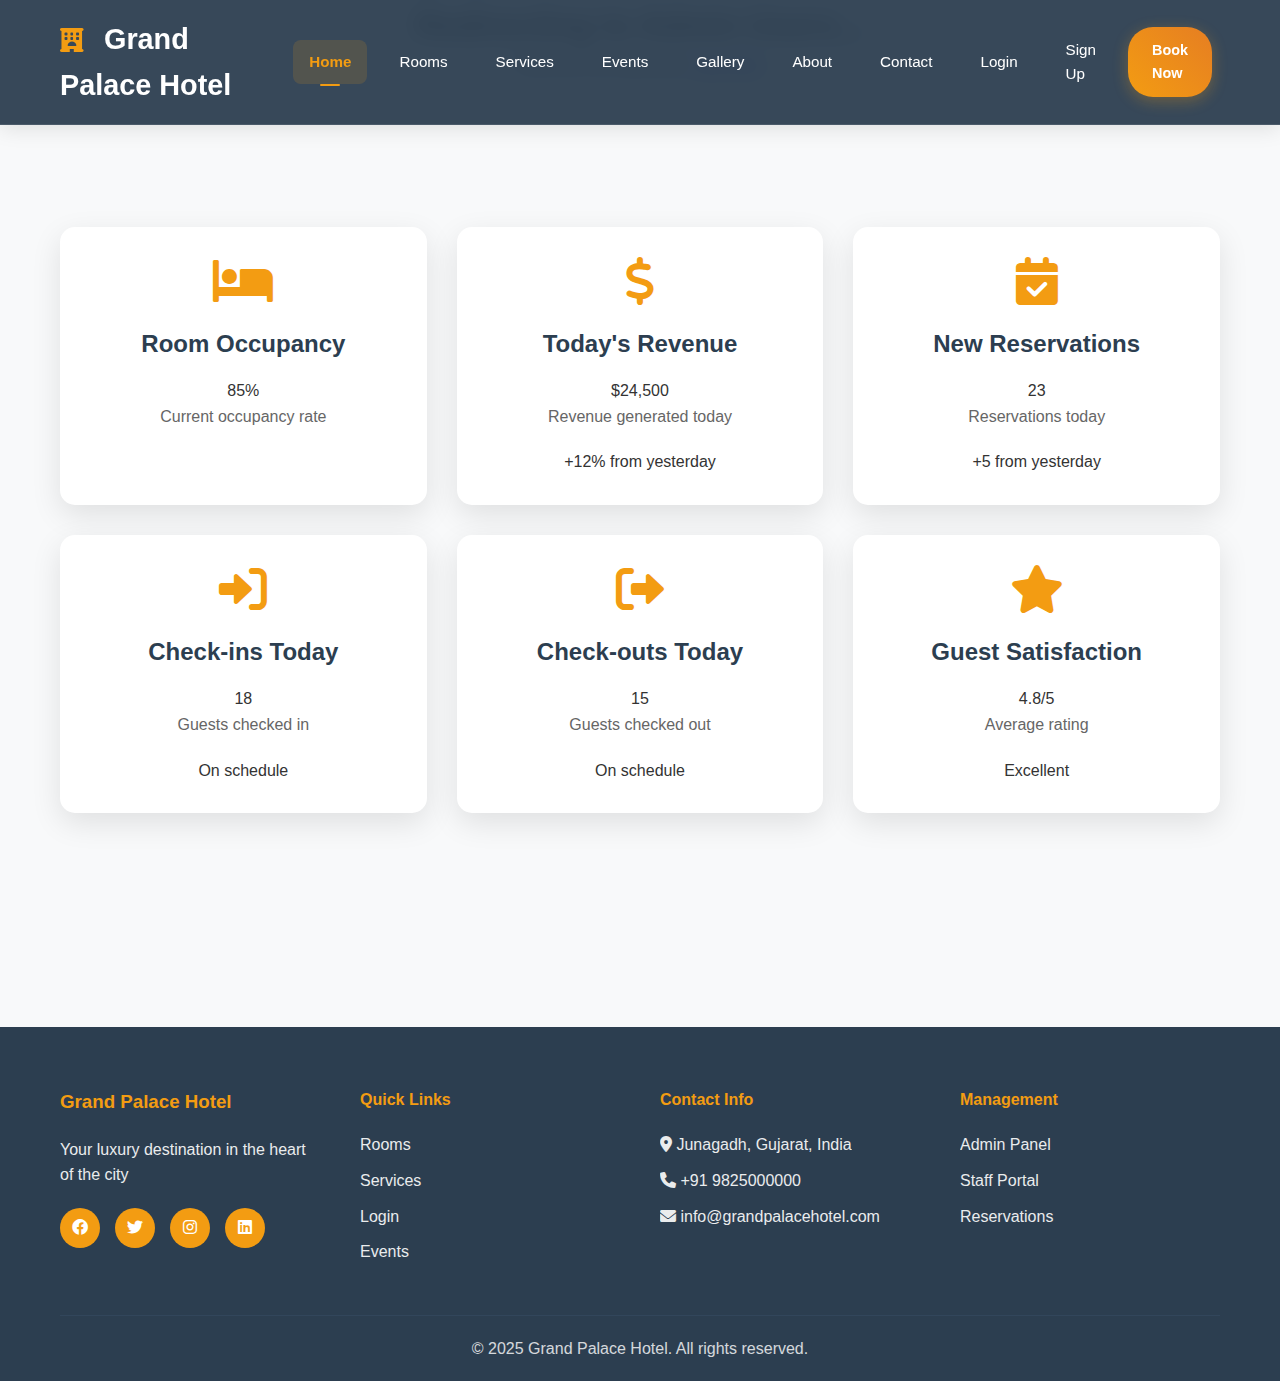
<file: admin.html>
<!DOCTYPE html>
<html lang="en">

<head>
    <meta charset="UTF-8">
    <meta http-equiv="refresh" content="0;url=admin_users.php">
    <meta name="viewport" content="width=device-width, initial-scale=1.0">
    <title>Admin Redirect</title>
    <link rel="stylesheet" href="styles.css">
    <link href="https://cdnjs.cloudflare.com/ajax/libs/font-awesome/6.0.0/css/all.min.css" rel="stylesheet">
</head>

<body>
    <!-- Navigation -->
    <nav class="navbar">
        <div class="nav-container">
            <div class="nav-logo">
                <h2><i class="fas fa-hotel"></i> Grand Palace Hotel</h2>
            </div>
            <ul class="nav-menu">
                <li class="nav-item">
                    <a href="index.html" class="nav-link active">Home</a>
                </li>
                <li class="nav-item">
                    <a href="rooms.html" class="nav-link">Rooms</a>
                </li>
                <li class="nav-item">
                    <a href="services.html" class="nav-link">Services</a>
                </li>

                <li class="nav-item">
                    <a href="events.php" class="nav-link">Events</a>
                </li>
                <li class="nav-item">
                    <a href="gallery.html" class="nav-link">Gallery</a>
                </li>
                <li class="nav-item">
                    <a href="about.html" class="nav-link">About</a>
                </li>
                <li class="nav-item">
                    <a href="contact.html" class="nav-link">Contact</a>
                </li>
                <li class="nav-item">
                    <a href="login.html" class="nav-link">Login</a>
                </li>
                <li class="nav-item">
                    <a href="signup.html" class="nav-link">Sign Up</a>
                </li>
                <li class="nav-item">
                    <a href="booking.html" class="nav-link booking-btn">Book Now</a>
                </li>
            </ul>
            <div class="hamburger">
                <span class="bar"></span>
                <span class="bar"></span>
                <span class="bar"></span>
            </div>
        </div>
    </nav>

    <section class="dashboard-header">
        <div class="container">
            <h1>Redirecting to Admin Users...</h1>
            <p>If you are not redirected, <a href="admin_users.php">click here</a>.</p>
        </div>
    </section>

    <!-- Dashboard Overview -->
    <section class="dashboard">
        <div class="container">
            <div class="dashboard-grid">
                <!-- Occupancy Overview -->
                <div class="dashboard-card">
                    <i class="fas fa-bed"></i>
                    <h3>Room Occupancy</h3>
                    <div class="stat-number">85%</div>
                    <p>Current occupancy rate</p>
                    <div class="progress-bar">
                        <div class="progress-fill" style="width: 85%"></div>
                    </div>
                </div>

                <!-- Revenue -->
                <div class="dashboard-card">
                    <i class="fas fa-dollar-sign"></i>
                    <h3>Today's Revenue</h3>
                    <div class="stat-number">$24,500</div>
                    <p>Revenue generated today</p>
                    <div class="trend positive">+12% from yesterday</div>
                </div>

                <!-- Reservations -->
                <div class="dashboard-card">
                    <i class="fas fa-calendar-check"></i>
                    <h3>New Reservations</h3>
                    <div class="stat-number">23</div>
                    <p>Reservations today</p>
                    <div class="trend positive">+5 from yesterday</div>
                </div>

                <!-- Check-ins -->
                <div class="dashboard-card">
                    <i class="fas fa-sign-in-alt"></i>
                    <h3>Check-ins Today</h3>
                    <div class="stat-number">18</div>
                    <p>Guests checked in</p>
                    <div class="trend neutral">On schedule</div>
                </div>

                <!-- Check-outs -->
                <div class="dashboard-card">
                    <i class="fas fa-sign-out-alt"></i>
                    <h3>Check-outs Today</h3>
                    <div class="stat-number">15</div>
                    <p>Guests checked out</p>
                    <div class="trend neutral">On schedule</div>
                </div>

                <!-- Guest Satisfaction -->
                <div class="dashboard-card">
                    <i class="fas fa-star"></i>
                    <h3>Guest Satisfaction</h3>
                    <div class="stat-number">4.8/5</div>
                    <p>Average rating</p>
                    <div class="trend positive">Excellent</div>
                </div>
            </div>
        </div>
    </section>




    <!-- Footer -->
    <footer class="footer">
        <div class="container">
            <div class="footer-content">
                <div class="footer-section">
                    <h3>Grand Palace Hotel</h3>
                    <p>Your luxury destination in the heart of the city</p>
                    <div class="social-links">
                        <a href="#"><i class="fab fa-facebook"></i></a>
                        <a href="#"><i class="fab fa-twitter"></i></a>
                        <a href="#"><i class="fab fa-instagram"></i></a>
                        <a href="#"><i class="fab fa-linkedin"></i></a>
                    </div>
                </div>
                <div class="footer-section">
                    <h4>Quick Links</h4>
                    <ul>
                        <li><a href="rooms.html">Rooms</a></li>
                        <li><a href="services.html">Services</a></li>
                        <li><a href="login.html">Login</a></li>
                        <li><a href="events.html">Events</a></li>
                    </ul>
                </div>
                <div class="footer-section">
                    <h4>Contact Info</h4>
                    <p><i class="fas fa-map-marker-alt"></i> Junagadh, Gujarat, India</p>
                    <p><i class="fas fa-phone"></i> +91 9825000000</p>
                    <p><i class="fas fa-envelope"></i> info@grandpalacehotel.com</p>
                </div>
                <div class="footer-section">
                    <h4>Management</h4>
                    <ul>
                        <li><a href="admin.html">Admin Panel</a></li>
                        <li><a href="staff.html">Staff Portal</a></li>
                        <li><a href="booking.html">Reservations</a></li>
                    </ul>
                </div>
            </div>
            <div class="footer-bottom">
                <p>&copy; 2025 Grand Palace Hotel. All rights reserved.</p>
            </div>
        </div>
    </footer>

    <script src="script.js"></script>
</body>

</html>
</file>
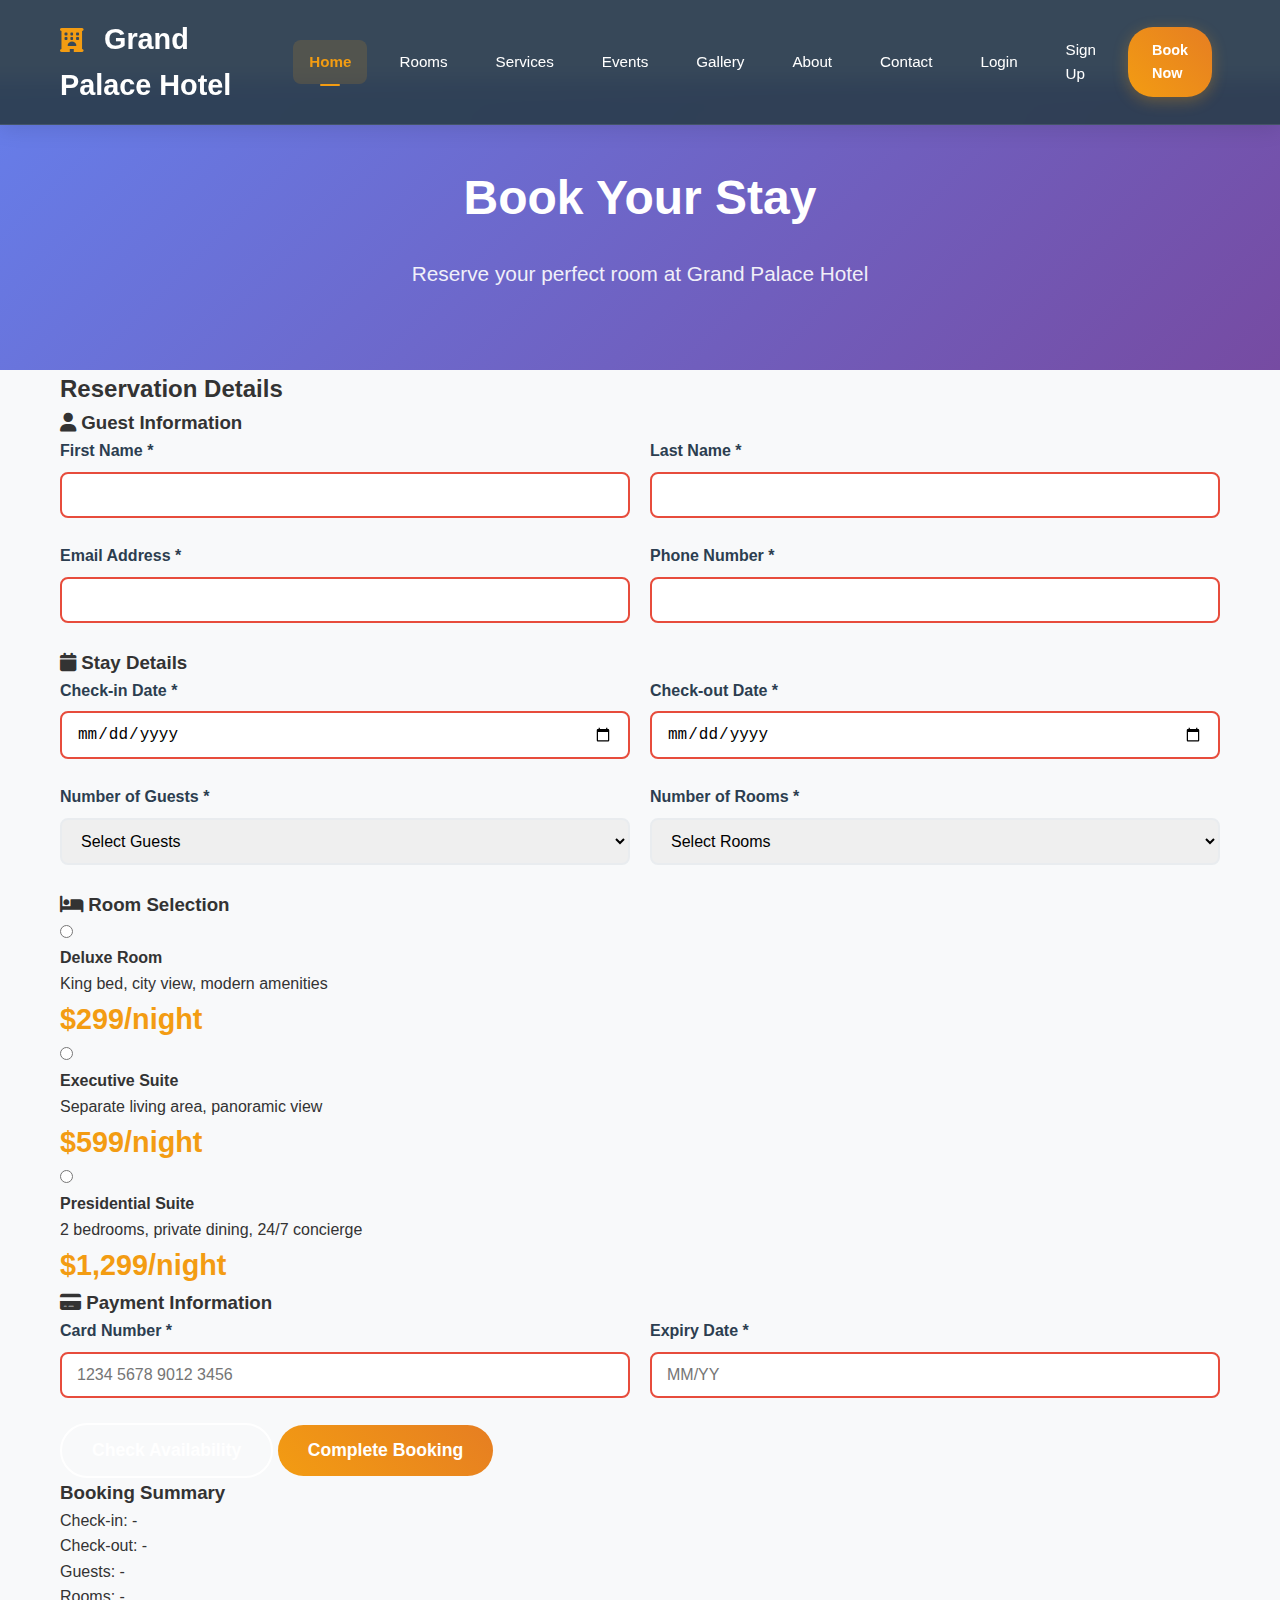
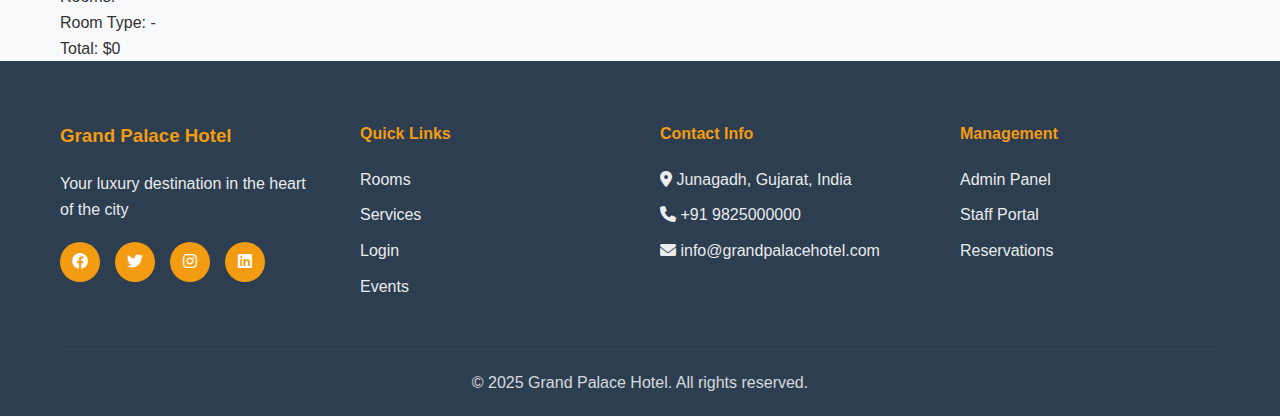
<file: booking.html>
<!DOCTYPE html>
<html lang="en">
<head>
    <meta charset="UTF-8">
    <meta name="viewport" content="width=device-width, initial-scale=1.0">
    <title>Book Your Stay - Grand Palace Hotel</title>
    <link rel="stylesheet" href="styles.css">
    <link href="https://cdnjs.cloudflare.com/ajax/libs/font-awesome/6.0.0/css/all.min.css" rel="stylesheet">
</head>
<body>
    <!-- Navigation -->
    <nav class="navbar">
        <div class="nav-container">
            <div class="nav-logo">
                <h2><i class="fas fa-hotel"></i> Grand Palace Hotel</h2>
            </div>
            <ul class="nav-menu">
                <li class="nav-item">
                    <a href="index.html" class="nav-link active">Home</a>
                </li>
                <li class="nav-item">
                    <a href="rooms.html" class="nav-link">Rooms</a>
                </li>
                <li class="nav-item">
                    <a href="services.html" class="nav-link">Services</a>
                </li>

                <li class="nav-item">
                    <a href="events.php" class="nav-link">Events</a>
                </li>
                <li class="nav-item">
                    <a href="gallery.html" class="nav-link">Gallery</a>
                </li>
                <li class="nav-item">
                    <a href="about.html" class="nav-link">About</a>
                </li>
                <li class="nav-item">
                    <a href="contact.html" class="nav-link">Contact</a>
                </li>
                <li class="nav-item">
                    <a href="login.html" class="nav-link">Login</a>
                </li>
                <li class="nav-item">
                    <a href="signup.html" class="nav-link">Sign Up</a>
                </li>
                <li class="nav-item">
                    <a href="booking.html" class="nav-link booking-btn">Book Now</a>
                </li>
            </ul>
            <div class="hamburger">
                <span class="bar"></span>
                <span class="bar"></span>
                <span class="bar"></span>
            </div>
        </div>
    </nav>

    <!-- Page Header -->
    <section class="page-header">
        <div class="container">
            <h1>Book Your Stay</h1>
            <p>Reserve your perfect room at Grand Palace Hotel</p>
        </div>
    </section>

    <!-- Booking Form -->
    <section class="booking-section">
        <div class="container">
            <div class="booking-container">
                <div class="booking-form-container">
                    <h2>Reservation Details</h2>
                    <form id="booking-form" class="booking-form">
                        <!-- Guest Information -->
                        <div class="form-section">
                            <h3><i class="fas fa-user"></i> Guest Information</h3>
                            <div class="form-row">
                                <div class="form-group">
                                    <label for="first-name">First Name *</label>
                                    <input type="text" id="first-name" name="first-name" required>
                                </div>
                                <div class="form-group">
                                    <label for="last-name">Last Name *</label>
                                    <input type="text" id="last-name" name="last-name" required>
                                </div>
                            </div>
                            <div class="form-row">
                                <div class="form-group">
                                    <label for="email">Email Address *</label>
                                    <input type="email" id="email" name="email" required>
                                </div>
                                <div class="form-group">
                                    <label for="phone">Phone Number *</label>
                                    <input type="tel" id="phone" name="phone" required>
                                </div>
                            </div>
                        </div>

                        <!-- Stay Details -->
                        <div class="form-section">
                            <h3><i class="fas fa-calendar"></i> Stay Details</h3>
                            <div class="form-row">
                                <div class="form-group">
                                    <label for="checkin">Check-in Date *</label>
                                    <input type="date" id="checkin" name="checkin" required>
                                </div>
                                <div class="form-group">
                                    <label for="checkout">Check-out Date *</label>
                                    <input type="date" id="checkout" name="checkout" required>
                                </div>
                            </div>
                            <div class="form-row">
                                <div class="form-group">
                                    <label for="guests">Number of Guests *</label>
                                    <select id="guests" name="guests" required>
                                        <option value="">Select Guests</option>
                                        <option value="1">1 Guest</option>
                                        <option value="2">2 Guests</option>
                                        <option value="3">3 Guests</option>
                                        <option value="4">4 Guests</option>
                                        <option value="5+">5+ Guests</option>
                                    </select>
                                </div>
                                <div class="form-group">
                                    <label for="rooms">Number of Rooms *</label>
                                    <select id="rooms" name="rooms" required>
                                        <option value="">Select Rooms</option>
                                        <option value="1">1 Room</option>
                                        <option value="2">2 Rooms</option>
                                        <option value="3">3 Rooms</option>
                                        <option value="4">4 Rooms</option>
                                    </select>
                                </div>
                            </div>
                        </div>

                        <!-- Room Selection -->
                        <div class="form-section">
                            <h3><i class="fas fa-bed"></i> Room Selection</h3>
                            <div class="room-options">
                                <div class="room-option">
                                    <input type="radio" id="deluxe" name="room-type" value="deluxe" required>
                                    <label for="deluxe" class="room-label">
                                        <div class="room-info">
                                            <h4>Deluxe Room</h4>
                                            <p>King bed, city view, modern amenities</p>
                                            <span class="room-price">$299/night</span>
                                        </div>
                                    </label>
                                </div>
                                <div class="room-option">
                                    <input type="radio" id="executive" name="room-type" value="executive" required>
                                    <label for="executive" class="room-label">
                                        <div class="room-info">
                                            <h4>Executive Suite</h4>
                                            <p>Separate living area, panoramic view</p>
                                            <span class="room-price">$599/night</span>
                                        </div>
                                    </label>
                                </div>
                                <div class="room-option">
                                    <input type="radio" id="presidential" name="room-type" value="presidential" required>
                                    <label for="presidential" class="room-label">
                                        <div class="room-info">
                                            <h4>Presidential Suite</h4>
                                            <p>2 bedrooms, private dining, 24/7 concierge</p>
                                            <span class="room-price">$1,299/night</span>
                                        </div>
                                    </label>
                                </div>
                            </div>
                        </div>

                        <!-- Payment Information -->
                        <div class="form-section">
                            <h3><i class="fas fa-credit-card"></i> Payment Information</h3>
                            <div class="form-row">
                                <div class="form-group">
                                    <label for="card-number">Card Number *</label>
                                    <input type="text" id="card-number" name="card-number" placeholder="1234 5678 9012 3456" required>
                                </div>
                                <div class="form-group">
                                    <label for="expiry">Expiry Date *</label>
                                    <input type="text" id="expiry" name="expiry" placeholder="MM/YY" required>
                                </div>
                            </div>
                        </div>

                        <div class="form-actions">
                            <button type="button" id="check-availability" class="btn btn-secondary">Check Availability</button>
                            <button type="submit" class="btn btn-primary">Complete Booking</button>
                        </div>
                    </form>
                </div>

                <!-- Booking Summary -->
                <div class="booking-summary">
                    <h3>Booking Summary</h3>
                    <div class="summary-details">
                        <div class="summary-item">
                            <span>Check-in:</span>
                            <span id="summary-checkin">-</span>
                        </div>
                        <div class="summary-item">
                            <span>Check-out:</span>
                            <span id="summary-checkout">-</span>
                        </div>
                        <div class="summary-item">
                            <span>Guests:</span>
                            <span id="summary-guests">-</span>
                        </div>
                        <div class="summary-item">
                            <span>Rooms:</span>
                            <span id="summary-rooms">-</span>
                        </div>
                        <div class="summary-item">
                            <span>Room Type:</span>
                            <span id="summary-room-type">-</span>
                        </div>
                        <div class="summary-item total">
                            <span>Total:</span>
                            <span id="summary-total">$0</span>
                        </div>
                    </div>
                </div>
            </div>
        </div>
    </section>

        </section>

    <!-- Footer -->
    <footer class="footer">
        <div class="container">
            <div class="footer-content">
                <div class="footer-section">
                    <h3>Grand Palace Hotel</h3>
                    <p>Your luxury destination in the heart of the city</p>
                    <div class="social-links">
                        <a href="#"><i class="fab fa-facebook"></i></a>
                        <a href="#"><i class="fab fa-twitter"></i></a>
                        <a href="#"><i class="fab fa-instagram"></i></a>
                        <a href="#"><i class="fab fa-linkedin"></i></a>
                    </div>
                </div>
                <div class="footer-section">
                    <h4>Quick Links</h4>
                    <ul>
                        <li><a href="rooms.html">Rooms</a></li>
                        <li><a href="services.html">Services</a></li>
                        <li><a href="login.html">Login</a></li>
                        <li><a href="events.html">Events</a></li>
                    </ul>
                </div>
                <div class="footer-section">
                    <h4>Contact Info</h4>
                    <p><i class="fas fa-map-marker-alt"></i> Junagadh, Gujarat, India</p>
                    <p><i class="fas fa-phone"></i> +91 9825000000</p>
                    <p><i class="fas fa-envelope"></i> info@grandpalacehotel.com</p>
                </div>
                <div class="footer-section">
                    <h4>Management</h4>
                    <ul>
                        <li><a href="admin.html">Admin Panel</a></li>
                        <li><a href="staff.html">Staff Portal</a></li>
                        <li><a href="booking.html">Reservations</a></li>
                    </ul>
                </div>
            </div>
            <div class="footer-bottom">
                <p>&copy; 2025 Grand Palace Hotel. All rights reserved.</p>
            </div>
        </div>
    </footer>

    <script src="script.js"></script>
    <script>
        // Booking form functionality
        document.addEventListener('DOMContentLoaded', function() {
            const bookingForm = document.getElementById('booking-form');
            const checkInInput = document.getElementById('checkin');
            const checkOutInput = document.getElementById('checkout');
            const guestsSelect = document.getElementById('guests');
            const roomsSelect = document.getElementById('rooms');
            const roomTypeInputs = document.querySelectorAll('input[name="room-type"]');

            // Update summary when form changes
            function updateSummary() {
                const checkIn = checkInInput.value;
                const checkOut = checkOutInput.value;
                const guests = guestsSelect.value;
                const rooms = roomsSelect.value;
                const roomType = document.querySelector('input[name="room-type"]:checked');

                document.getElementById('summary-checkin').textContent = checkIn || '-';
                document.getElementById('summary-checkout').textContent = checkOut || '-';
                document.getElementById('summary-guests').textContent = guests || '-';
                document.getElementById('summary-rooms').textContent = rooms || '-';
                document.getElementById('summary-room-type').textContent = roomType ? roomType.value : '-';

                // Calculate total
                if (checkIn && checkOut && roomType) {
                    const checkInDate = new Date(checkIn);
                    const checkOutDate = new Date(checkOut);
                    const nights = Math.ceil((checkOutDate - checkInDate) / (1000 * 60 * 60 * 24));
                    
                    const roomPrices = {
                        'deluxe': 299,
                        'executive': 599,
                        'presidential': 1299
                    };
                    
                    const pricePerNight = roomPrices[roomType.value];
                    const total = pricePerNight * nights * (rooms || 1);
                    
                    document.getElementById('summary-total').textContent = `$${total}`;
                }
            }

            // Add event listeners
            [checkInInput, checkOutInput, guestsSelect, roomsSelect].forEach(element => {
                if (element) {
                    element.addEventListener('change', updateSummary);
                }
            });

            roomTypeInputs.forEach(input => {
                input.addEventListener('change', updateSummary);
            });

            // Form submission
            if (bookingForm) {
                bookingForm.addEventListener('submit', function(e) {
                    e.preventDefault();
                    
                    if (!validateForm('booking-form')) {
                        alert('Please fill in all required fields correctly.');
                        return;
                    }

                    const submitBtn = this.querySelector('button[type="submit"]');
                    showLoading(submitBtn);

                    setTimeout(() => {
                        alert('Booking confirmed! You will receive a confirmation email shortly.');
                        this.reset();
                        updateSummary();
                    }, 2000);
                });
            }
        });
    </script>
</body>
</html>
</file>
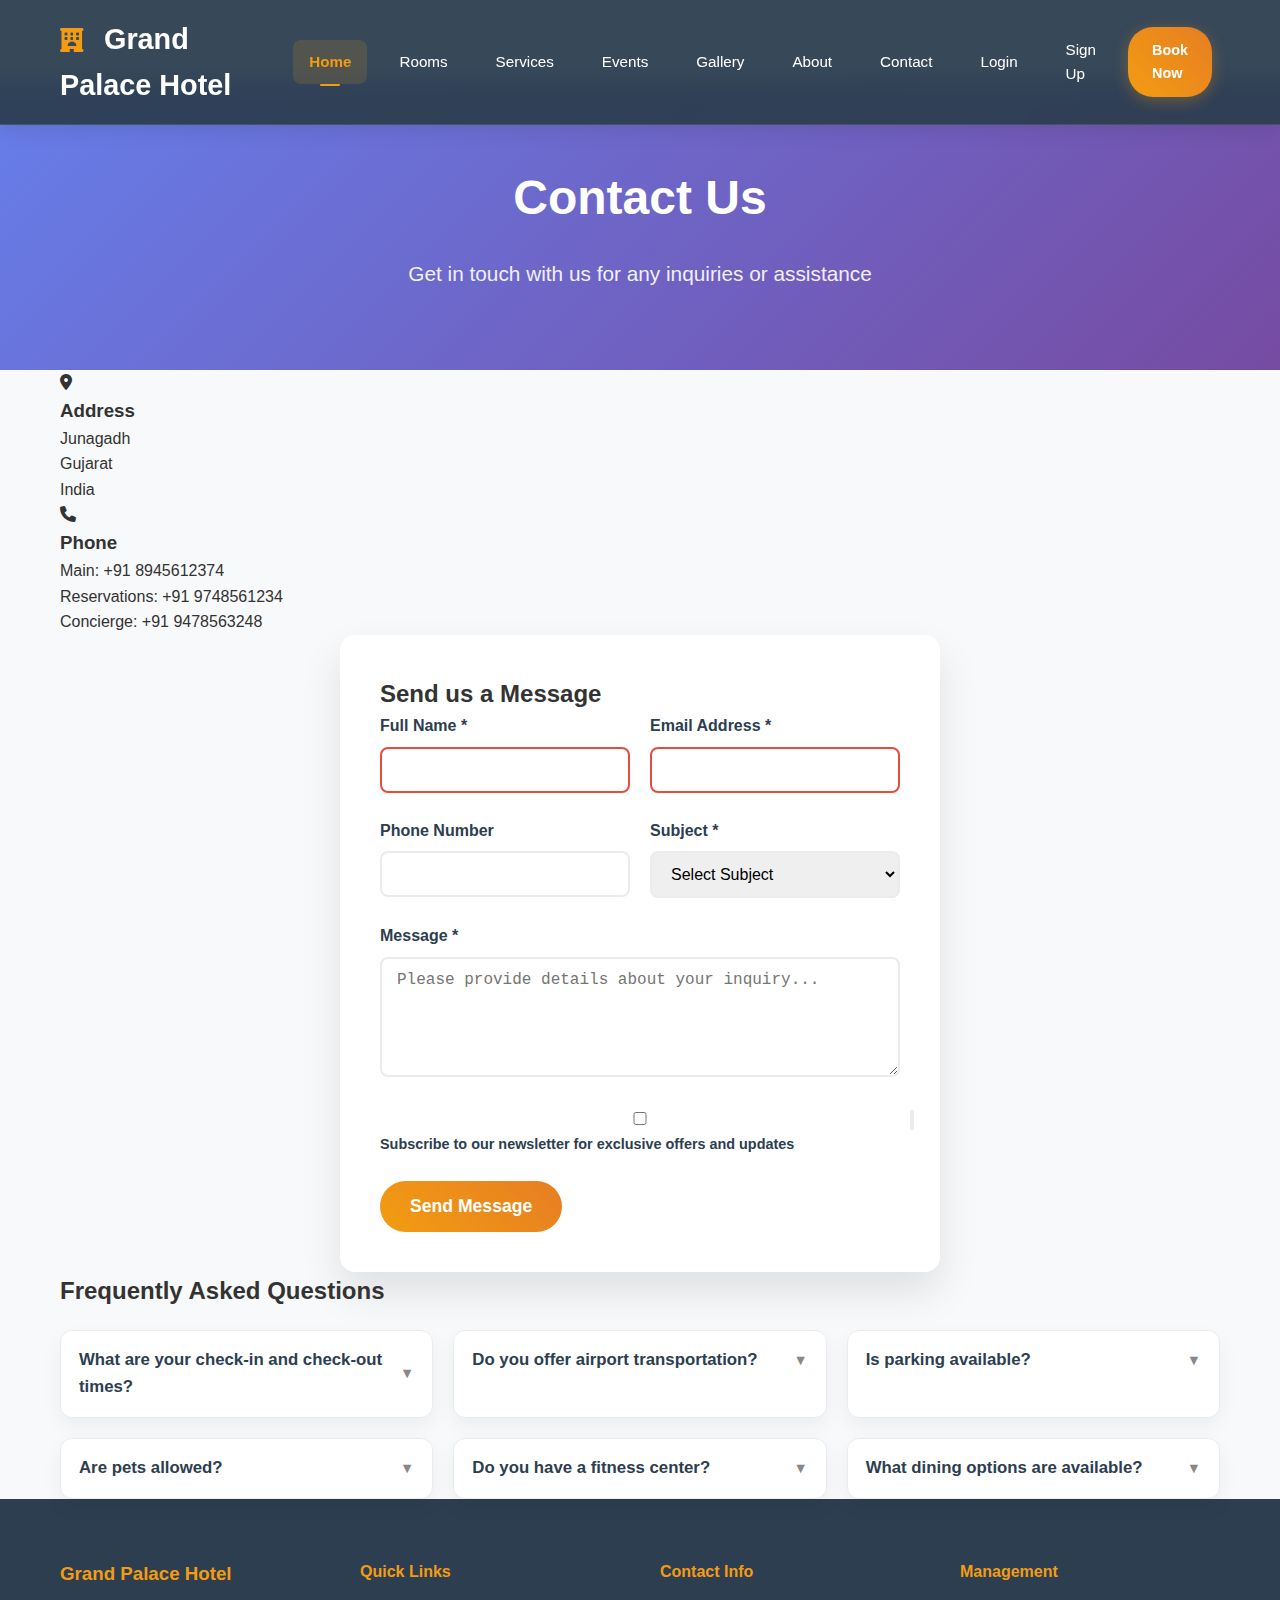
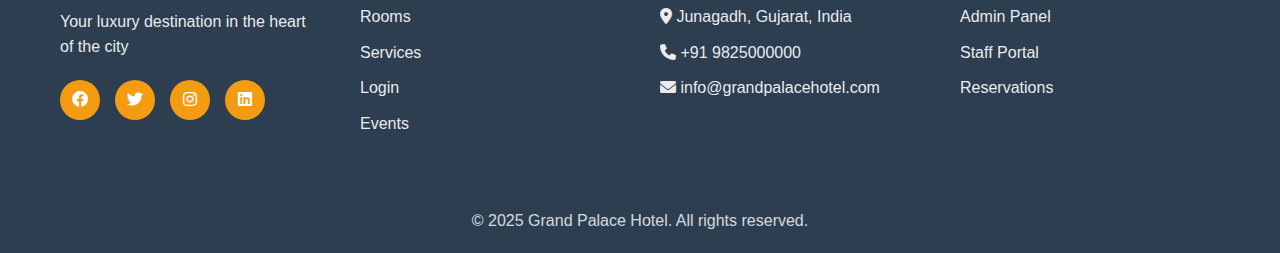
<file: contact.html>
<!DOCTYPE html>
<html lang="en">
<head>
    <meta charset="UTF-8">
    <meta name="viewport" content="width=device-width, initial-scale=1.0">
    <title>Contact Us - Grand Palace Hotel</title>
    <link rel="stylesheet" href="styles.css">
    <link href="https://cdnjs.cloudflare.com/ajax/libs/font-awesome/6.0.0/css/all.min.css" rel="stylesheet">
</head>
<body>
    <!-- Navigation -->
    <nav class="navbar">
        <div class="nav-container">
            <div class="nav-logo">
                <h2><i class="fas fa-hotel"></i> Grand Palace Hotel</h2>
            </div>
            <ul class="nav-menu">
                <li class="nav-item">
                    <a href="index.html" class="nav-link active">Home</a>
                </li>
                <li class="nav-item">
                    <a href="rooms.html" class="nav-link">Rooms</a>
                </li>
                <li class="nav-item">
                    <a href="services.html" class="nav-link">Services</a>
                </li>

                <li class="nav-item">
                    <a href="events.php" class="nav-link">Events</a>
                </li>
                <li class="nav-item">
                    <a href="gallery.html" class="nav-link">Gallery</a>
                </li>
                <li class="nav-item">
                    <a href="about.html" class="nav-link">About</a>
                </li>
                <li class="nav-item">
                    <a href="contact.html" class="nav-link">Contact</a>
                </li>
                <li class="nav-item">
                    <a href="login.html" class="nav-link">Login</a>
                </li>
                <li class="nav-item">
                    <a href="signup.html" class="nav-link">Sign Up</a>
                </li>
                <li class="nav-item">
                    <a href="booking.html" class="nav-link booking-btn">Book Now</a>
                </li>
            </ul>
            <div class="hamburger">
                <span class="bar"></span>
                <span class="bar"></span>
                <span class="bar"></span>
            </div>
        </div>
    </nav>

    <!-- Page Header -->
    <section class="page-header">
        <div class="container">
            <h1>Contact Us</h1>
            <p>Get in touch with us for any inquiries or assistance</p>
        </div>
    </section>

    <!-- Contact Information -->
    <section class="contact-info">
        <div class="container">
            <div class="contact-grid">
                <div class="contact-card">
                    <i class="fas fa-map-marker-alt"></i>
                    <h3>Address</h3>
                    <p>Junagadh<br>Gujarat <br>India</p>
                </div>
                <div class="contact-card">
                    <i class="fas fa-phone"></i>
                    <h3>Phone</h3>
                    <p>Main: +91 8945612374<br>Reservations: +91 9748561234<br>Concierge: +91 9478563248</p>
                </div>
                
            </div>
        </div>
    </section>

    <!-- Contact Form -->
    <section class="contact-form-section">
        <div class="container">
            <div class="form-container">
                <h2>Send us a Message</h2>
                <form id="contact-form" class="contact-form">
                    <div class="form-row">
                        <div class="form-group">
                            <label for="name">Full Name *</label>
                            <input type="text" id="name" name="name" required>
                        </div>
                        <div class="form-group">
                            <label for="email">Email Address *</label>
                            <input type="email" id="email" name="email" required>
                        </div>
                    </div>
                    <div class="form-row">
                        <div class="form-group">
                            <label for="phone">Phone Number</label>
                            <input type="tel" id="phone" name="phone">
                        </div>
                        <div class="form-group">
                            <label for="subject">Subject *</label>
                            <select id="subject" name="subject" required>
                                <option value="">Select Subject</option>
                                <option value="reservation">Reservation Inquiry</option>
                                <option value="services">Hotel Services</option>
                                <option value="dining">Dining & Restaurant</option>
                                <option value="events">Events & Meetings</option>
                                <option value="feedback">Feedback</option>
                                <option value="complaint">Complaint</option>
                                <option value="other">Other</option>
                            </select>
                        </div>
                    </div>
                    <div class="form-group">
                        <label for="message">Message *</label>
                        <textarea id="message" name="message" rows="6" required placeholder="Please provide details about your inquiry..."></textarea>
                    </div>
                    <div class="form-group">
                        <label class="checkbox-label">
                            <input type="checkbox" name="newsletter">
                            <span class="checkmark"></span>
                            Subscribe to our newsletter for exclusive offers and updates
                        </label>
                    </div>
                    <button type="submit" class="btn btn-primary">Send Message</button>
                </form>
            </div>
        </div>
    </section>
    <!-- FAQ Section -->
    <section class="faq-section">
        <div class="container">
            <h2>Frequently Asked Questions</h2>
            <div class="faq-grid">
                <div class="faq-item">
                    <h4>What are your check-in and check-out times?</h4>
                    <p>Check-in is at 3:00 PM and check-out is at 11:00 AM. Early check-in and late check-out may be available upon request.</p>
                </div>
                <div class="faq-item">
                    <h4>Do you offer airport transportation?</h4>
                    <p>Yes, we provide complimentary airport shuttle service. Please contact our concierge to arrange transportation.</p>
                </div>
                <div class="faq-item">
                    <h4>Is parking available?</h4>
                    <p>Yes, we offer complimentary valet parking for all hotel guests.</p>
                </div>
                <div class="faq-item">
                    <h4>Are pets allowed?</h4>
                    <p>We welcome pets in designated pet-friendly rooms. Additional fees may apply. Please inform us when making your reservation.</p>
                </div>
                <div class="faq-item">
                    <h4>Do you have a fitness center?</h4>
                    <p>Yes, our state-of-the-art fitness center is open 24/7 for hotel guests.</p>
                </div>
                <div class="faq-item">
                    <h4>What dining options are available?</h4>
                    <p>We have multiple restaurants including fine dining, casual dining, rooftop restaurant, and 24/7 room service.</p>
                </div>
            </div>
        </div>
    </section>

    <!-- Footer -->
   <footer class="footer">
        <div class="container">
            <div class="footer-content">
                <div class="footer-section">
                    <h3>Grand Palace Hotel</h3>
                    <p>Your luxury destination in the heart of the city</p>
                    <div class="social-links">
                        <a href="#"><i class="fab fa-facebook"></i></a>
                        <a href="#"><i class="fab fa-twitter"></i></a>
                        <a href="#"><i class="fab fa-instagram"></i></a>
                        <a href="#"><i class="fab fa-linkedin"></i></a>
                    </div>
                </div>
                <div class="footer-section">
                    <h4>Quick Links</h4>
                    <ul>
                        <li><a href="rooms.html">Rooms</a></li>
                        <li><a href="services.html">Services</a></li>
                        <li><a href="login.html">Login</a></li>
                        <li><a href="events.html">Events</a></li>
                    </ul>
                </div>
                <div class="footer-section">
                    <h4>Contact Info</h4>
                    <p><i class="fas fa-map-marker-alt"></i> Junagadh, Gujarat, India</p>
                    <p><i class="fas fa-phone"></i> +91 9825000000</p>
                    <p><i class="fas fa-envelope"></i> info@grandpalacehotel.com</p>
                </div>
                <div class="footer-section">
                    <h4>Management</h4>
                    <ul>
                        <li><a href="admin.html">Admin Panel</a></li>
                        <li><a href="staff.html">Staff Portal</a></li>
                        <li><a href="booking.html">Reservations</a></li>
                    </ul>
                </div>
            </div>
            <div class="footer-bottom">
                <p>&copy; 2025 Grand Palace Hotel. All rights reserved.</p>
            </div>
        </div>
    </footer>

    <script src="script.js"></script>
</body>
</html>
</file>
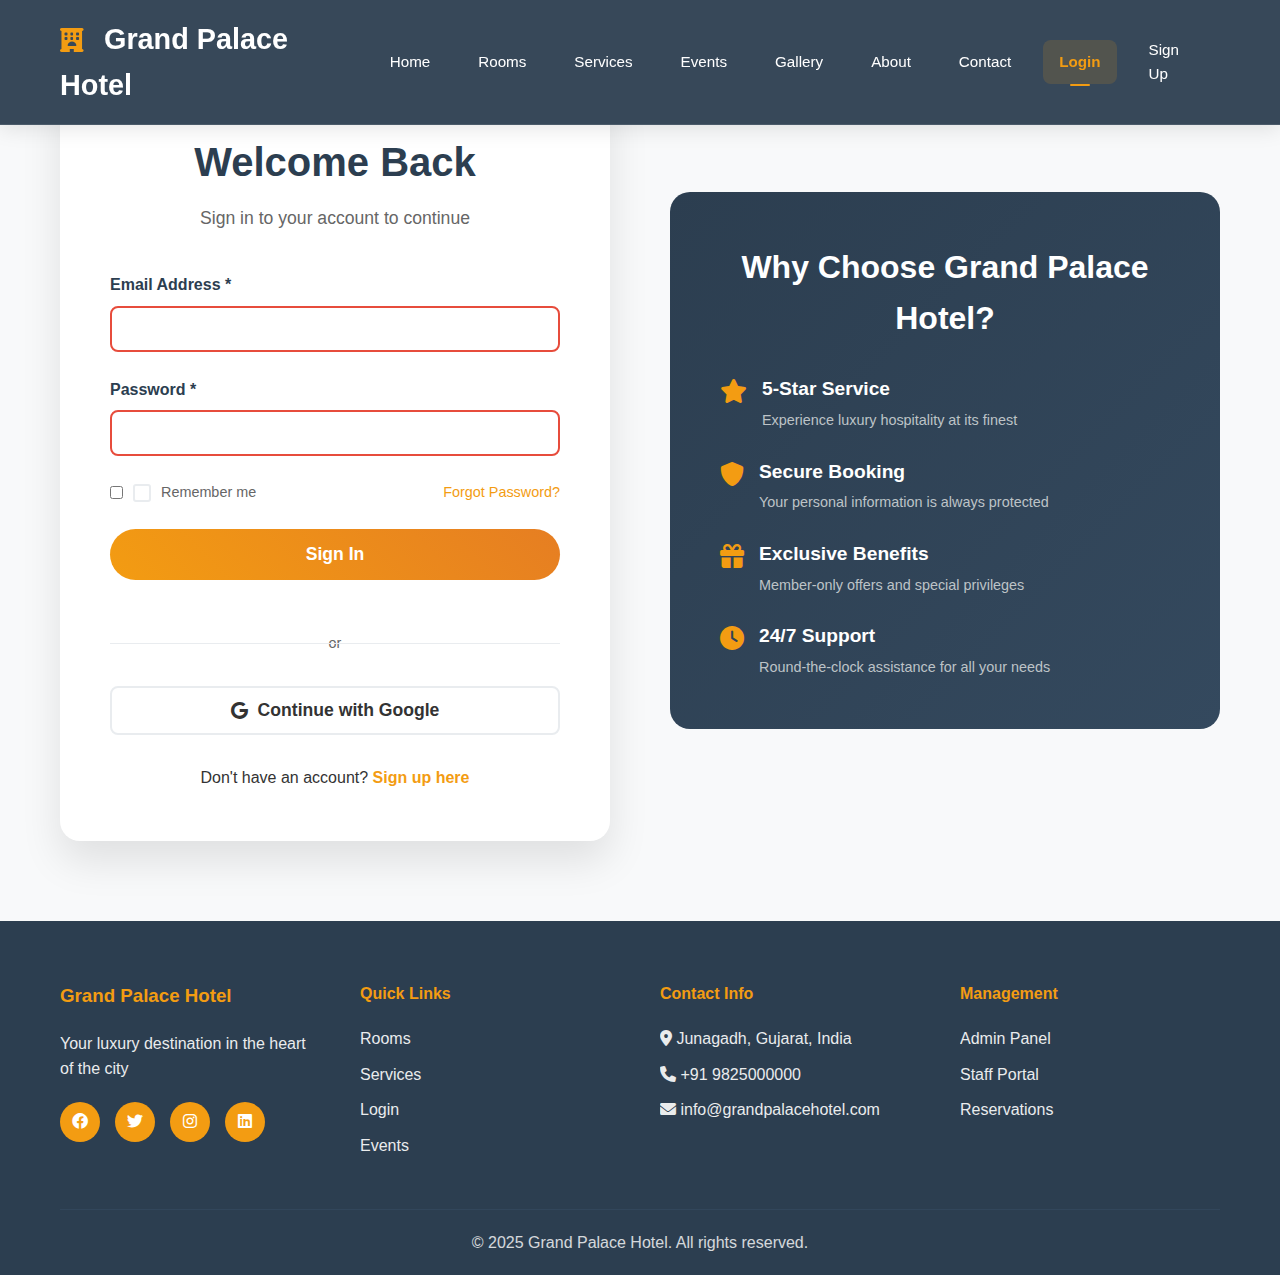
<file: login.html>
<!DOCTYPE html>
<html lang="en">
<head>
    <meta charset="UTF-8">
    <meta name="viewport" content="width=device-width, initial-scale=1.0">
    <title>Login - Grand Palace Hotel</title>
    <link rel="stylesheet" href="styles.css">
    <link href="https://cdnjs.cloudflare.com/ajax/libs/font-awesome/6.0.0/css/all.min.css" rel="stylesheet">
</head>
<body>
    <nav class="navbar">
        <div class="nav-container">
            <div class="nav-logo">
                <h2><i class="fas fa-hotel"></i> Grand Palace Hotel</h2>
            </div>
            <ul class="nav-menu">
                <li class="nav-item">
                    <a href="index.html" class="nav-link">Home</a>
                </li>
                <li class="nav-item">
                    <a href="rooms.html" class="nav-link">Rooms</a>
                </li>
                <li class="nav-item">
                    <a href="services.html" class="nav-link">Services</a>
                </li>
                <li class="nav-item">
                    <a href="events.php" class="nav-link">Events</a>
                </li>
                <li class="nav-item">
                    <a href="gallery.html" class="nav-link">Gallery</a>
                </li>
                <li class="nav-item">
                    <a href="about.html" class="nav-link">About</a>
                </li>
                <li class="nav-item">
                    <a href="contact.html" class="nav-link">Contact</a>
                </li>
                <li class="nav-item">
                    <a href="login.html" class="nav-link active">Login</a>
                </li>
                <li class="nav-item">
                    <a href="signup.html" class="nav-link">Sign Up</a>
                </li>
            </ul>
            <div class="hamburger">
                <span class="bar"></span>
                <span class="bar"></span>
                <span class="bar"></span>
            </div>
        </div>
    </nav>

    <section class="auth-section">
        <div class="container">
            <div class="auth-container">
                <div class="auth-form-container">
                    <div class="auth-header">
                        <h2>Welcome Back</h2>
                        <p>Sign in to your account to continue</p>
                    </div>
                    
                    <form id="login-form" class="auth-form" method="post" action="login.php">
                        <div id="error-message" class="error-text" role="alert" aria-live="polite"></div>
                        <div class="form-group">
                            <label for="login-email">Email Address *</label>
                            <input type="email" id="login-email" name="email" required>
                        </div>
                        
                        <div class="form-group">
                            <label for="login-password">Password *</label>
                            <input type="password" id="login-password" name="password" required>
                        </div>
                        
                        <div class="form-options">
                            <label class="checkbox-label">
                                <input type="checkbox" name="remember" value="1">
                                <span class="checkmark"></span>
                                Remember me
                            </label>
                            <a href="#" class="forgot-link">Forgot Password?</a>
                        </div>
                        
                        <button type="submit" class="btn btn-primary btn-full">Sign In</button>
                        
                        <div class="divider">
                            <span>or</span>
                        </div>
                        
                        <div class="social-login">
                            <button type="button" class="btn btn-social google">
                                <i class="fab fa-google"></i>
                                Continue with Google
                            </button>
                        </div>
                        
                        <div class="auth-footer">
                            <p>Don't have an account? <a href="signup.html">Sign up here</a></p>
                        </div>
                    </form>
                </div>
                
                <div class="auth-info">
                    <div class="info-content">
                        <h3>Why Choose Grand Palace Hotel?</h3>
                        <div class="info-features">
                            <div class="info-feature">
                                <i class="fas fa-star"></i>
                                <div>
                                    <h4>5-Star Service</h4>
                                    <p>Experience luxury hospitality at its finest</p>
                                </div>
                            </div>
                            <div class="info-feature">
                                <i class="fas fa-shield-alt"></i>
                                <div>
                                    <h4>Secure Booking</h4>
                                    <p>Your personal information is always protected</p>
                                </div>
                            </div>
                            <div class="info-feature">
                                <i class="fas fa-gift"></i>
                                <div>
                                    <h4>Exclusive Benefits</h4>
                                    <p>Member-only offers and special privileges</p>
                                </div>
                            </div>
                            <div class="info-feature">
                                <i class="fas fa-clock"></i>
                                <div>
                                    <h4>24/7 Support</h4>
                                    <p>Round-the-clock assistance for all your needs</p>
                                </div>
                            </div>
                        </div>
                    </div>
                </div>
            </div>
        </div>
    </section>

    <footer class="footer">
        <div class="container">
            <div class="footer-content">
                <div class="footer-section">
                    <h3>Grand Palace Hotel</h3>
                    <p>Your luxury destination in the heart of the city</p>
                    <div class="social-links">
                        <a href="#"><i class="fab fa-facebook"></i></a>
                        <a href="#"><i class="fab fa-twitter"></i></a>
                        <a href="#"><i class="fab fa-instagram"></i></a>
                        <a href="#"><i class="fab fa-linkedin"></i></a>
                    </div>
                </div>
                <div class="footer-section">
                    <h4>Quick Links</h4>
                    <ul>
                        <li><a href="rooms.html">Rooms</a></li>
                        <li><a href="services.html">Services</a></li>
                        <li><a href="login.html">Login</a></li>
                        <li><a href="events.html">Events</a></li>
                    </ul>
                </div>
                <div class="footer-section">
                    <h4>Contact Info</h4>
                    <p><i class="fas fa-map-marker-alt"></i> Junagadh, Gujarat, India</p>
                    <p><i class="fas fa-phone"></i> +91 9825000000</p>
                    <p><i class="fas fa-envelope"></i> info@grandpalacehotel.com</p>
                </div>
                <div class="footer-section">
                    <h4>Management</h4>
                    <ul>
                        <li><a href="admin.html">Admin Panel</a></li>
                        <li><a href="staff.html">Staff Portal</a></li>
                        <li><a href="booking.html">Reservations</a></li>
                    </ul>
                </div>
            </div>
            <div class="footer-bottom">
                <p>&copy; 2025 Grand Palace Hotel. All rights reserved.</p>
            </div>
        </div>
    </footer>

    <script src="script.js"></script>
    <script src="script3.js"></script>
</body>
</html>
</file>
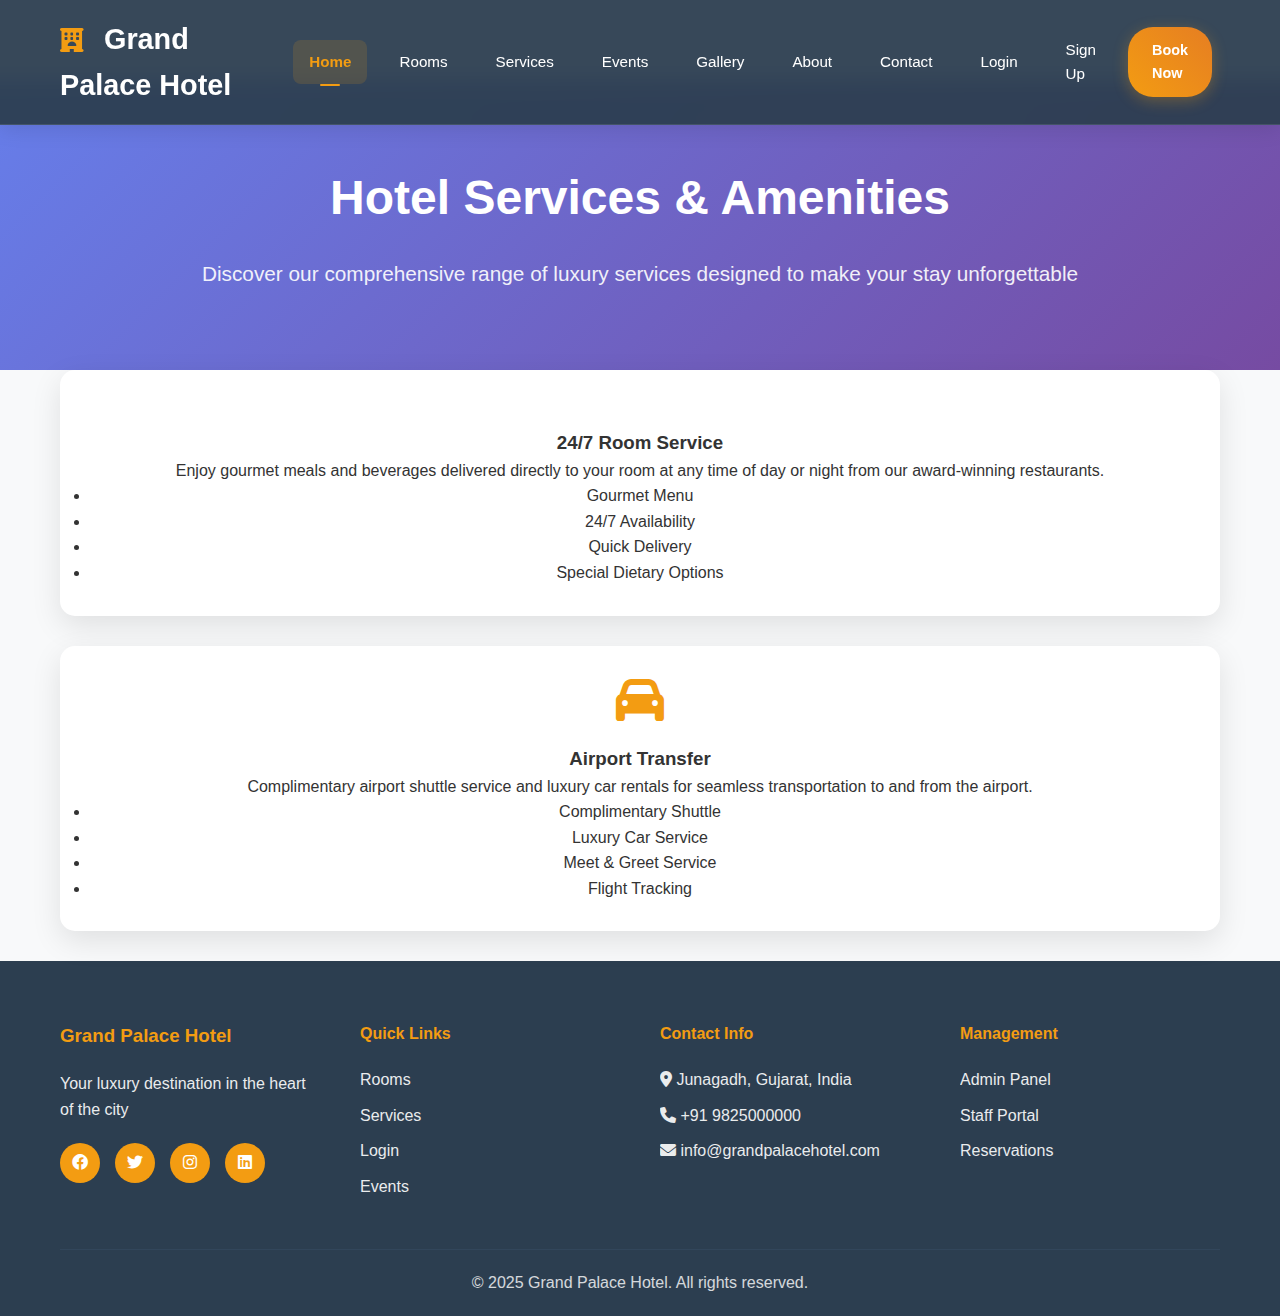
<file: services.html>
<!DOCTYPE html>
<html lang="en">
<head>
    <meta charset="UTF-8">
    <meta name="viewport" content="width=device-width, initial-scale=1.0">
    <title>Hotel Services - Grand Palace Hotel</title>
    <link rel="stylesheet" href="styles.css">
    <link href="https://cdnjs.cloudflare.com/ajax/libs/font-awesome/6.0.0/css/all.min.css" rel="stylesheet">
</head>
<body>
    <!-- Navigation -->
    <nav class="navbar">
        <div class="nav-container">
            <div class="nav-logo">
                <h2><i class="fas fa-hotel"></i> Grand Palace Hotel</h2>
            </div>
            <ul class="nav-menu">
                <li class="nav-item">
                    <a href="index.html" class="nav-link active">Home</a>
                </li>
                <li class="nav-item">
                    <a href="rooms.html" class="nav-link">Rooms</a>
                </li>
                <li class="nav-item">
                    <a href="services.html" class="nav-link">Services</a>
                </li>

                <li class="nav-item">
                    <a href="events.php" class="nav-link">Events</a>
                </li>
                <li class="nav-item">
                    <a href="gallery.html" class="nav-link">Gallery</a>
                </li>
                <li class="nav-item">
                    <a href="about.html" class="nav-link">About</a>
                </li>
                <li class="nav-item">
                    <a href="contact.html" class="nav-link">Contact</a>
                </li>
                <li class="nav-item">
                    <a href="login.html" class="nav-link">Login</a>
                </li>
                <li class="nav-item">
                    <a href="signup.html" class="nav-link">Sign Up</a>
                </li>
                <li class="nav-item">
                    <a href="booking.html" class="nav-link booking-btn">Book Now</a>
                </li>
            </ul>
            <div class="hamburger">
                <span class="bar"></span>
                <span class="bar"></span>
                <span class="bar"></span>
            </div>
        </div>
    </nav>

    <!-- Page Header -->
    <section class="page-header">
        <div class="container">
            <h1>Hotel Services & Amenities</h1>
            <p>Discover our comprehensive range of luxury services designed to make your stay unforgettable</p>
        </div>
    </section>

    <!-- Main Services -->
    <section class="services-main">
        <div class="container">
            <div class="services-grid">
                <!-- Room Service -->
                <div class="service-card">
                    <i class="fas fa-room-service"></i>
                    <h3>24/7 Room Service</h3>
                    <p>Enjoy gourmet meals and beverages delivered directly to your room at any time of day or night from our award-winning restaurants.</p>
                    <ul class="service-features">
                        <li>Gourmet Menu</li>
                        <li>24/7 Availability</li>
                        <li>Quick Delivery</li>
                        <li>Special Dietary Options</li>
                    </ul>
                </div>
                <!-- Airport Transfer -->
                <div class="service-card">
                    <i class="fas fa-car"></i>
                    <h3>Airport Transfer</h3>
                    <p>Complimentary airport shuttle service and luxury car rentals for seamless transportation to and from the airport.</p>
                    <ul class="service-features">
                        <li>Complimentary Shuttle</li>
                        <li>Luxury Car Service</li>
                        <li>Meet & Greet Service</li>
                        <li>Flight Tracking</li>
                    </ul>
                </div>
            </div>
        </div>
    </section>

    <!-- Footer -->
    <footer class="footer">
        <div class="container">
            <div class="footer-content">
                <div class="footer-section">
                    <h3>Grand Palace Hotel</h3>
                    <p>Your luxury destination in the heart of the city</p>
                    <div class="social-links">
                        <a href="#"><i class="fab fa-facebook"></i></a>
                        <a href="#"><i class="fab fa-twitter"></i></a>
                        <a href="#"><i class="fab fa-instagram"></i></a>
                        <a href="#"><i class="fab fa-linkedin"></i></a>
                    </div>
                </div>
                <div class="footer-section">
                    <h4>Quick Links</h4>
                    <ul>
                        <li><a href="rooms.html">Rooms</a></li>
                        <li><a href="services.html">Services</a></li>
                        <li><a href="login.html">Login</a></li>
                        <li><a href="events.html">Events</a></li>
                    </ul>
                </div>
                <div class="footer-section">
                    <h4>Contact Info</h4>
                    <p><i class="fas fa-map-marker-alt"></i> Junagadh, Gujarat, India</p>
                    <p><i class="fas fa-phone"></i> +91 9825000000</p>
                    <p><i class="fas fa-envelope"></i> info@grandpalacehotel.com</p>
                </div>
                <div class="footer-section">
                    <h4>Management</h4>
                    <ul>
                        <li><a href="admin.html">Admin Panel</a></li>
                        <li><a href="staff.html">Staff Portal</a></li>
                        <li><a href="booking.html">Reservations</a></li>
                    </ul>
                </div>
            </div>
            <div class="footer-bottom">
                <p>&copy; 2025 Grand Palace Hotel. All rights reserved.</p>
            </div>
        </div>
    </footer>

    <script src="script.js"></script>
</body>
</html>
</file>
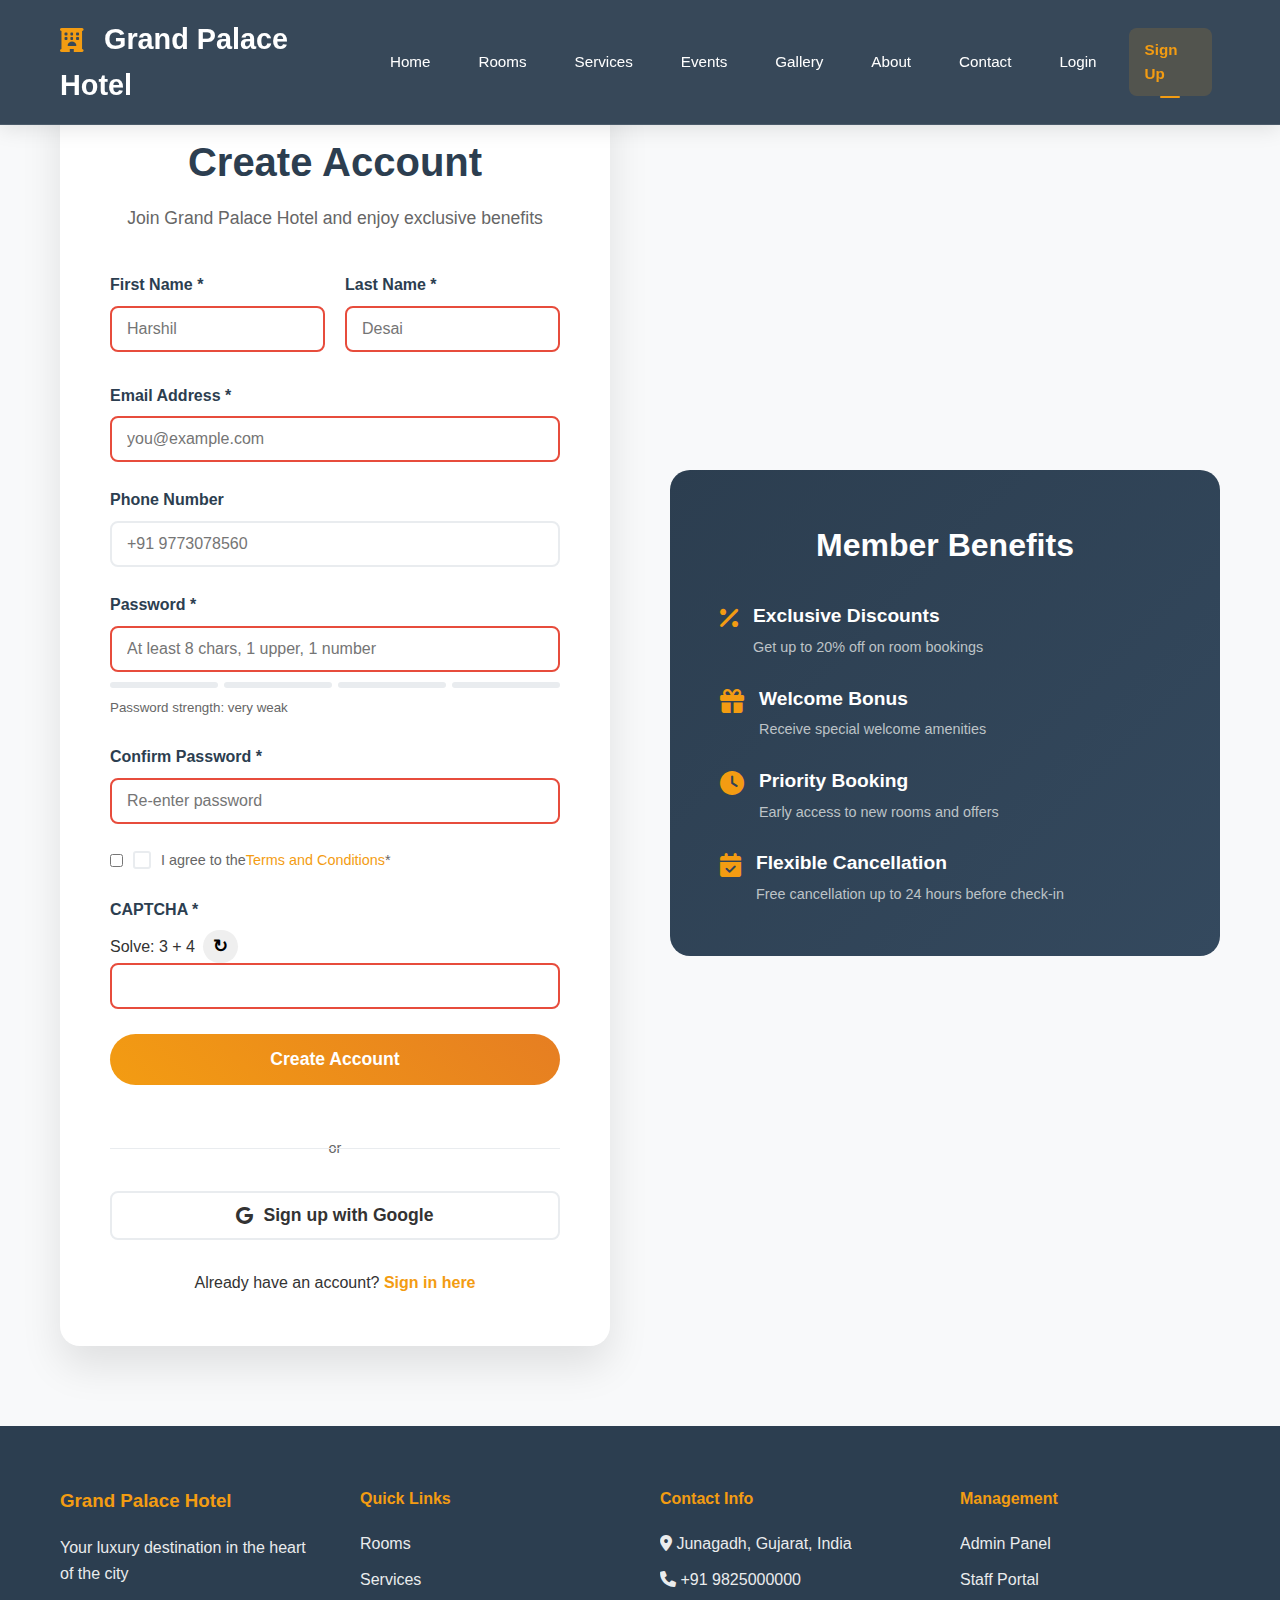
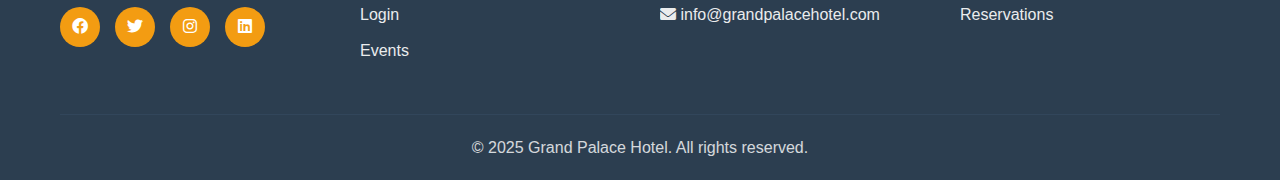
<file: signup.html>
<!DOCTYPE html>
<html lang="en">

<head>
    <meta charset="UTF-8">
    <meta name="viewport" content="width=device-width, initial-scale=1.0">
    <title>Sign Up - Grand Palace Hotel</title>
    <link rel="stylesheet" href="styles.css">
    <link href="https://cdnjs.cloudflare.com/ajax/libs/font-awesome/6.0.0/css/all.min.css" rel="stylesheet">
</head>

<body>
    <!-- Navigation -->
    <nav class="navbar">
        <div class="nav-container">
            <div class="nav-logo">
                <h2><i class="fas fa-hotel"></i> Grand Palace Hotel</h2>
            </div>
            <ul class="nav-menu">
                <li class="nav-item">
                    <a href="index.html" class="nav-link">Home</a>
                </li>
                <li class="nav-item">
                    <a href="rooms.html" class="nav-link">Rooms</a>
                </li>
                <li class="nav-item">
                    <a href="services.html" class="nav-link">Services</a>
                </li>
                <li class="nav-item">
                    <a href="events.php" class="nav-link">Events</a>
                </li>
                <li class="nav-item">
                    <a href="gallery.html" class="nav-link">Gallery</a>
                </li>
                <li class="nav-item">
                    <a href="about.html" class="nav-link">About</a>
                </li>
                <li class="nav-item">
                    <a href="contact.html" class="nav-link">Contact</a>
                </li>
                <li class="nav-item">
                    <a href="login.html" class="nav-link">Login</a>
                </li>
                <li class="nav-item">
                    <a href="signup.html" class="nav-link active">Sign Up</a>
                </li>
            </ul>
            <div class="hamburger">
                <span class="bar"></span>
                <span class="bar"></span>
                <span class="bar"></span>
            </div>
        </div>
    </nav>

    <!-- Signup Section -->
    <section class="auth-section">
        <div class="container">
            <div class="auth-container">
                <div class="auth-form-container">
                    <div class="auth-header">
                        <h2>Create Account</h2>
                        <p>Join Grand Palace Hotel and enjoy exclusive benefits</p>
                    </div>

                    <form id="signup-form" class="auth-form" method="post" action="register.php" novalidate>
                        <div class="form-row">
                            <div class="form-group">
                                <label for="first-name">First Name *</label>
                                <input type="text" id="first-name" name="first-name" placeholder="Harshil"
                                    autocomplete="given-name" pattern="^[A-Za-z][A-Za-z\s'-]{1,}$" required
                                    aria-describedby="error-first-name">
                                <small id="error-first-name" class="error-text" role="alert" aria-live="polite"></small>
                            </div>
                            <div class="form-group">
                                <label for="last-name">Last Name *</label>
                                <input type="text" id="last-name" name="last-name" placeholder="Desai"
                                    autocomplete="family-name" pattern="^[A-Za-z][A-Za-z\s'-]{1,}$" required
                                    aria-describedby="error-last-name">
                                <small id="error-last-name" class="error-text" role="alert" aria-live="polite"></small>
                            </div>
                        </div>

                        <div class="form-group">
                            <label for="signup-email">Email Address *</label>
                            <input type="email" id="signup-email" name="email" placeholder="you@example.com"
                                autocomplete="email" inputmode="email" required aria-describedby="error-email">
                            <small id="error-email" class="error-text" role="alert" aria-live="polite"></small>
                        </div>

                        <div class="form-group">
                            <label for="phone">Phone Number</label>
                            <input type="tel" id="phone" name="phone" placeholder="+91 9773078560" autocomplete="tel"
                                inputmode="tel" pattern="^[+]?\d[\d\s-]{6,}$" aria-describedby="error-phone">
                            <small id="error-phone" class="error-text" role="alert" aria-live="polite"></small>
                        </div>

                        <div class="form-group">
                            <label for="signup-password">Password *</label>
                            <input type="password" id="signup-password" name="password"
                                placeholder="At least 8 chars, 1 upper, 1 number" minlength="8"
                                autocomplete="new-password" required aria-describedby="error-password strength-text">
                            <div class="strength-meter" aria-hidden="false">
                                <div class="strength-bars">
                                    <span></span><span></span><span></span><span></span>
                                </div>
                                <small id="strength-text" class="strength-label">Password strength: weak</small>
                            </div>
                            <small id="error-password" class="error-text" role="alert" aria-live="polite"></small>
                        </div>

                        <div class="form-group">
                            <label for="confirm-password">Confirm Password *</label>
                            <input type="password" id="confirm-password" name="confirm-password"
                                placeholder="Re-enter password" autocomplete="new-password" required
                                aria-describedby="error-confirm-password">
                            <small id="error-confirm-password" class="error-text" role="alert"
                                aria-live="polite"></small>
                        </div>
                        <div class="form-options">
                            <label class="checkbox-label">
                                <input type="checkbox" name="terms" required>
                                <span class="checkmark"></span>
                                I agree to the <a href="#" class="terms-link">Terms and Conditions</a> *
                            </label>
                        </div>

                        <div class="form-group">
                            <label for="captcha-answer">CAPTCHA *</label>
                            <div style="display:flex;gap:8px;align-items:center">
                                <span id="captcha-question">Loading...</span>
                                <button type="button" id="refresh-captcha" class="btn"
                                    style="padding:6px 10px">↻</button>
                            </div>
                            <input type="text" id="captcha-answer" name="captcha_answer" required inputmode="numeric"
                                pattern="^[0-9]{1,2}$" aria-describedby="error-captcha">
                            <small id="error-captcha" class="error-text" role="alert" aria-live="polite"></small>
                        </div>

                        <button type="submit" class="btn btn-primary btn-full">Create Account</button>

                        <div class="divider">
                            <span>or</span>
                        </div>

                        <div class="social-login">
                            <button type="button" class="btn btn-social google">
                                <i class="fab fa-google"></i>
                                Sign up with Google
                            </button>
                        </div>

                        <div class="auth-footer">
                            <p>Already have an account? <a href="login.html">Sign in here</a></p>
                        </div>
                    </form>
                </div>

                <div class="auth-info">
                    <div class="info-content">
                        <h3>Member Benefits</h3>
                        <div class="info-features">
                            <div class="info-feature">
                                <i class="fas fa-percentage"></i>
                                <div>
                                    <h4>Exclusive Discounts</h4>
                                    <p>Get up to 20% off on room bookings</p>
                                </div>
                            </div>
                            <div class="info-feature">
                                <i class="fas fa-gift"></i>
                                <div>
                                    <h4>Welcome Bonus</h4>
                                    <p>Receive special welcome amenities</p>
                                </div>
                            </div>
                            <div class="info-feature">
                                <i class="fas fa-clock"></i>
                                <div>
                                    <h4>Priority Booking</h4>
                                    <p>Early access to new rooms and offers</p>
                                </div>
                            </div>
                            <div class="info-feature">
                                <i class="fas fa-calendar-check"></i>
                                <div>
                                    <h4>Flexible Cancellation</h4>
                                    <p>Free cancellation up to 24 hours before check-in</p>
                                </div>
                            </div>
                        </div>
                    </div>
                </div>
            </div>
        </div>
    </section>

    <!-- Footer -->
    <footer class="footer">
        <div class="container">
            <div class="footer-content">
                <div class="footer-section">
                    <h3>Grand Palace Hotel</h3>
                    <p>Your luxury destination in the heart of the city</p>
                    <div class="social-links">
                        <a href="#"><i class="fab fa-facebook"></i></a>
                        <a href="#"><i class="fab fa-twitter"></i></a>
                        <a href="#"><i class="fab fa-instagram"></i></a>
                        <a href="#"><i class="fab fa-linkedin"></i></a>
                    </div>
                </div>
                <div class="footer-section">
                    <h4>Quick Links</h4>
                    <ul>
                        <li><a href="rooms.html">Rooms</a></li>
                        <li><a href="services.html">Services</a></li>
                        <li><a href="login.html">Login</a></li>
                        <li><a href="events.html">Events</a></li>
                    </ul>
                </div>
                <div class="footer-section">
                    <h4>Contact Info</h4>
                    <p><i class="fas fa-map-marker-alt"></i> Junagadh, Gujarat, India</p>
                    <p><i class="fas fa-phone"></i> +91 9825000000</p>
                    <p><i class="fas fa-envelope"></i> info@grandpalacehotel.com</p>
                </div>
                <div class="footer-section">
                    <h4>Management</h4>
                    <ul>
                        <li><a href="admin.html">Admin Panel</a></li>
                        <li><a href="staff.html">Staff Portal</a></li>
                        <li><a href="booking.html">Reservations</a></li>
                    </ul>
                </div>
            </div>
            <div class="footer-bottom">
                <p>&copy; 2025 Grand Palace Hotel. All rights reserved.</p>
            </div>
        </div>
    </footer>

    <script src="script.js"></script>
    <script src="script2.js"></script>
    <script>
        (function () {
            const qEl = document.getElementById('captcha-question');
            const refreshBtn = document.getElementById('refresh-captcha');
            const form = document.getElementById('signup-form');
            const pw = document.getElementById('signup-password');
            const cpw = document.getElementById('confirm-password');
            const email = document.getElementById('signup-email');
            const first = document.getElementById('first-name');
            const last = document.getElementById('last-name');

            function loadCaptcha() {
                fetch('captcha.php', { cache: 'no-store' })
                    .then(r => r.json())
                    .then(d => { if (d && d.question) { qEl.textContent = d.question; } })
                    .catch(() => { qEl.textContent = 'Solve: 3 + 4'; });
            }
            refreshBtn.addEventListener('click', function () { loadCaptcha(); });
            loadCaptcha();

            form.addEventListener('submit', function (ev) {
                // Basic client-side validation
                const errors = [];
                const emailOk = /^[^\s@]+@[^\s@]+\.[^\s@]+$/.test(email.value);
                if (!emailOk) { errors.push('Enter a valid email'); }
                const pwOk = /^(?=.*[A-Z])(?=.*\d).{8,}$/.test(pw.value);
                if (!pwOk) { errors.push('Password must be 8+ chars, 1 uppercase, 1 number'); }
                if (pw.value !== cpw.value) { errors.push('Passwords do not match'); }
                if (!/^[-A-Za-z\s']{2,}$/.test(first.value)) { errors.push('Enter a valid first name'); }
                if (!/^[-A-Za-z\s']{2,}$/.test(last.value)) { errors.push('Enter a valid last name'); }
                if (errors.length) { ev.preventDefault(); alert(errors.join('\n')); }
            });
        })();
    </script>
</body>

</html>
</file>
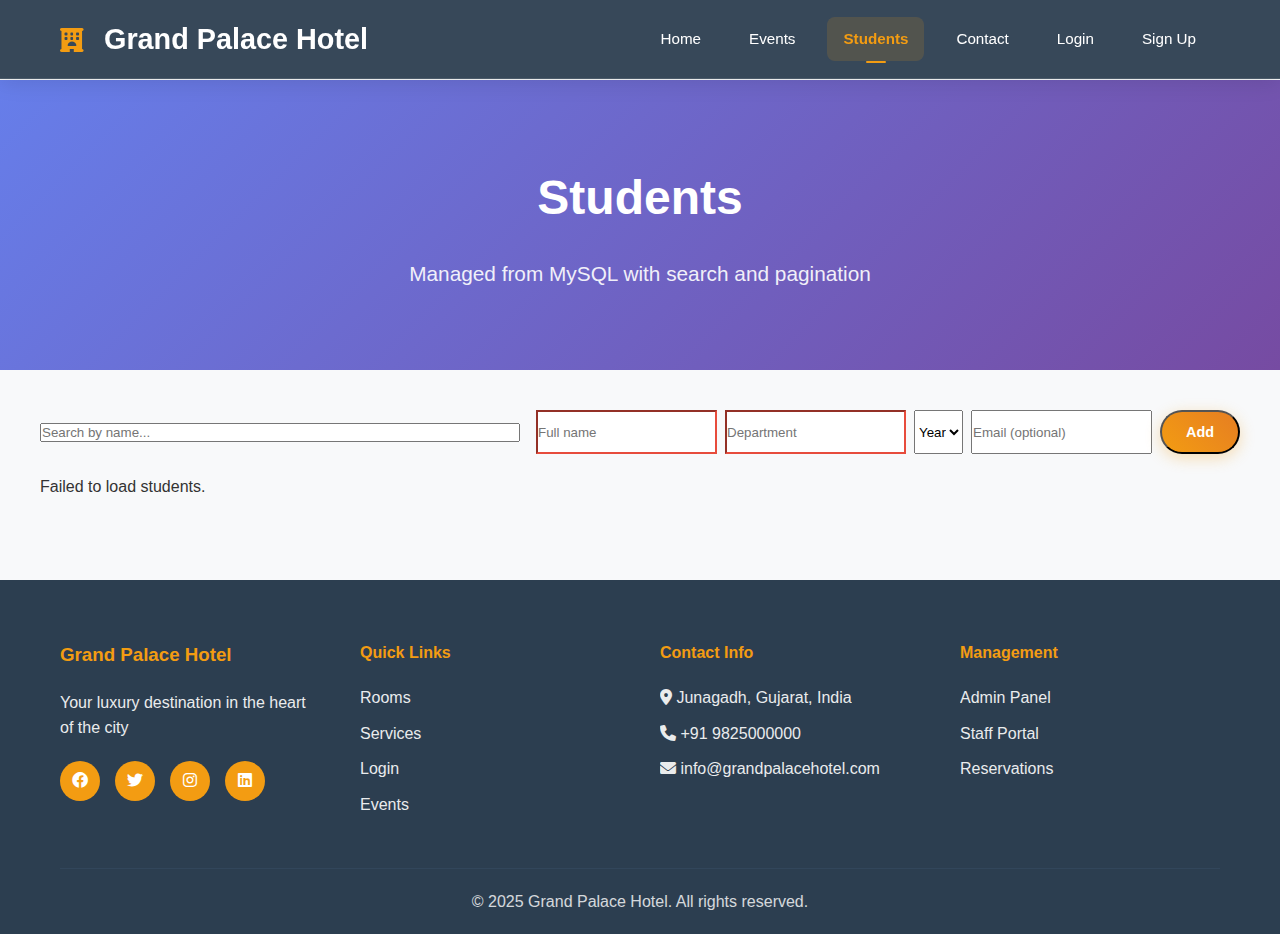
<file: students.html>
<!DOCTYPE html>
<html lang="en">

<head>
    <meta charset="UTF-8">
    <meta name="viewport" content="width=device-width, initial-scale=1.0">
    <title>Student Profiles - Grand Palace Hotel</title>
    <link rel="stylesheet" href="styles.css">
    <link href="https://cdnjs.cloudflare.com/ajax/libs/font-awesome/6.0.0/css/all.min.css" rel="stylesheet">
</head>

<body>
    <nav class="navbar">
        <div class="nav-container">
            <div class="nav-logo">
                <h2><i class="fas fa-hotel"></i> Grand Palace Hotel</h2>
            </div>
            <ul class="nav-menu">
                <li class="nav-item"><a href="index.html" class="nav-link">Home</a></li>
                <li class="nav-item"><a href="events.html" class="nav-link">Events</a></li>
                <li class="nav-item"><a href="students.html" class="nav-link active">Students</a></li>
                <li class="nav-item"><a href="contact.html" class="nav-link">Contact</a></li>
                <li class="nav-item"><a href="login.html" class="nav-link">Login</a></li>
                <li class="nav-item"><a href="signup.html" class="nav-link">Sign Up</a></li>
            </ul>
            <div class="hamburger">
                <span class="bar"></span>
                <span class="bar"></span>
                <span class="bar"></span>
            </div>
        </div>
    </nav>

    <section class="page-header">
        <div class="container">
            <h1>Students</h1>
            <p>Managed from MySQL with search and pagination</p>
        </div>
    </section>

    <section class="container" style="padding: 40px 0;">
        <div class="management-toolbar"
            style="display:flex; gap:16px; align-items:center; flex-wrap:wrap; margin-bottom: 16px;">
            <input id="student-search" type="search" placeholder="Search by name..." style="flex:1; min-width:220px;">
            <form id="student-form" class="inline-form" style="display:flex; gap:8px; flex-wrap:wrap;">
                <input id="student-name" type="text" placeholder="Full name" required>
                <input id="student-dept" type="text" placeholder="Department" required>
                <select id="student-year" required>
                    <option value="" disabled selected>Year</option>
                    <option value="1">1</option>
                    <option value="2">2</option>
                    <option value="3">3</option>
                    <option value="4">4</option>
                </select>
                <input id="student-email" type="email" placeholder="Email (optional)">
                <button type="submit" class="booking-btn">Add</button>
            </form>
        </div>
        <div id="students-list" class="card-grid"></div>
        <div id="students-pagination" class="pagination"></div>
    </section>

    <footer class="footer">
        <div class="container">
            <div class="footer-content">
                <div class="footer-section">
                    <h3>Grand Palace Hotel</h3>
                    <p>Your luxury destination in the heart of the city</p>
                    <div class="social-links">
                        <a href="#"><i class="fab fa-facebook"></i></a>
                        <a href="#"><i class="fab fa-twitter"></i></a>
                        <a href="#"><i class="fab fa-instagram"></i></a>
                        <a href="#"><i class="fab fa-linkedin"></i></a>
                    </div>
                </div>
                <div class="footer-section">
                    <h4>Quick Links</h4>
                    <ul>
                        <li><a href="rooms.html">Rooms</a></li>
                        <li><a href="services.html">Services</a></li>
                        <li><a href="login.html">Login</a></li>
                        <li><a href="events.html">Events</a></li>
                    </ul>
                </div>
                <div class="footer-section">
                    <h4>Contact Info</h4>
                    <p><i class="fas fa-map-marker-alt"></i> Junagadh, Gujarat, India</p>
                    <p><i class="fas fa-phone"></i> +91 9825000000</p>
                    <p><i class="fas fa-envelope"></i> info@grandpalacehotel.com</p>
                </div>
                <div class="footer-section">
                    <h4>Management</h4>
                    <ul>
                        <li><a href="admin.html">Admin Panel</a></li>
                        <li><a href="staff.html">Staff Portal</a></li>
                        <li><a href="booking.html">Reservations</a></li>
                    </ul>
                </div>
            </div>
            <div class="footer-bottom">
                <p>&copy; 2025 Grand Palace Hotel. All rights reserved.</p>
            </div>
        </div>
    </footer>

    <script src="script.js"></script>
    <script src="script_students.js"></script>
</body>

</html>
</file>
<file: styles.css>
/* Reset and Base Styles */
* {
    margin: 0;
    padding: 0;
    box-sizing: border-box;
}

body {
    font-family: 'Segoe UI', Tahoma, Geneva, Verdana, sans-serif;
    line-height: 1.6;
    color: #333;
    background-color: #f8f9fa;
}

.container {
    max-width: 1200px;
    margin: 0 auto;
    padding: 0 20px;
}

/* New Modern Navigation */
.navbar {
    background: rgba(44, 62, 80, 0.95);
    backdrop-filter: blur(10px);
    padding: 1rem 0;
    position: fixed;
    top: 0;
    width: 100%;
    z-index: 1000;
    box-shadow: 0 4px 20px rgba(0,0,0,0.1);
    border-bottom: 1px solid rgba(255,255,255,0.1);
}

.nav-container {
    max-width: 1200px;
    margin: 0 auto;
    padding: 0 20px;
    display: flex;
    justify-content: space-between;
    align-items: center;
}

.nav-logo {
    display: flex;
    align-items: center;
}

.nav-logo h2 {
    color: #fff;
    font-size: 1.8rem;
    font-weight: 700;
    margin: 0;
}

.nav-logo i {
    color: #f39c12;
    margin-right: 12px;
    font-size: 1.5rem;
}

.nav-menu {
    display: flex;
    list-style: none;
    align-items: center;
    margin: 0;
    padding: 0;
}

.nav-item {
    margin: 0 8px;
}

.nav-link {
    color: #fff;
    text-decoration: none;
    font-weight: 500;
    font-size: 0.95rem;
    transition: all 0.3s ease;
    padding: 10px 16px;
    border-radius: 8px;
    position: relative;
    display: block;
}

.nav-link:hover {
    color: #f39c12;
    background-color: rgba(243, 156, 18, 0.1);
    transform: translateY(-1px);
}

.nav-link.active {
    color: #f39c12;
    background-color: rgba(243, 156, 18, 0.15);
    font-weight: 600;
}

.nav-link.active::after {
    content: '';
    position: absolute;
    bottom: -2px;
    left: 50%;
    transform: translateX(-50%);
    width: 20px;
    height: 2px;
    background: #f39c12;
    border-radius: 1px;
}

.booking-btn {
    background: linear-gradient(45deg, #f39c12, #e67e22);
    color: #fff !important;
    border-radius: 25px;
    padding: 12px 24px !important;
    font-weight: 600;
    font-size: 0.9rem;
    transition: all 0.3s ease;
    box-shadow: 0 4px 15px rgba(243, 156, 18, 0.3);
}

.booking-btn:hover {
    transform: translateY(-2px);
    box-shadow: 0 8px 25px rgba(243, 156, 18, 0.4);
    background: linear-gradient(45deg, #e67e22, #f39c12);
}

.hamburger {
    display: none;
    flex-direction: column;
    cursor: pointer;
    padding: 5px;
}

.bar {
    width: 25px;
    height: 3px;
    background-color: #fff;
    margin: 3px 0;
    transition: 0.3s;
    border-radius: 2px;
}

.hamburger.active .bar:nth-child(1) {
    transform: rotate(-45deg) translate(-5px, 6px);
}

.hamburger.active .bar:nth-child(2) {
    opacity: 0;
}

.hamburger.active .bar:nth-child(3) {
    transform: rotate(45deg) translate(-5px, -6px);
}

/* Hero Section */
.hero {
    margin-top: 80px;
    min-height: 80vh;
    display: flex;
    align-items: center;
    background: linear-gradient(135deg, #667eea 0%, #764ba2 100%);
    color: #fff;
    padding: 60px 0;
}

.hero-content {
    flex: 1;
    padding: 0 40px;
    max-width: 600px;
}

.hero-content h1 {
    font-size: 3.5rem;
    margin-bottom: 20px;
    font-weight: 700;
}

.hero-content p {
    font-size: 1.3rem;
    margin-bottom: 30px;
    opacity: 0.9;
}

.hero-buttons {
    display: flex;
    gap: 20px;
    flex-wrap: wrap;
}

.btn {
    padding: 15px 30px;
    border: none;
    border-radius: 50px;
    font-size: 1.1rem;
    font-weight: 600;
    text-decoration: none;
    display: inline-block;
    transition: all 0.3s ease;
    cursor: pointer;
}

.btn-primary {
    background: linear-gradient(45deg, #f39c12, #e67e22);
    color: #fff;
}

.btn-primary:hover {
    transform: translateY(-3px);
    box-shadow: 0 10px 25px rgba(243, 156, 18, 0.4);
}

.btn-secondary {
    background: transparent;
    color: #fff;
    border: 2px solid #fff;
}

.btn-secondary:hover {
    background: #fff;
    color: #333;
    transform: translateY(-3px);
}

.hero-image {
    flex: 1;
    text-align: center;
}

.hero-image img {
    max-width: 100%;
    height: 500px;
    object-fit: cover;
    border-radius: 20px;
    box-shadow: 0 20px 40px rgba(0,0,0,0.3);
}

/* Features Section */
.features {
    padding: 80px 0;
    background: #fff;
}

.features h2 {
    text-align: center;
    font-size: 2.5rem;
    margin-bottom: 50px;
    color: #2c3e50;
}

.features-grid {
    display: grid;
    grid-template-columns: repeat(auto-fit, minmax(250px, 1fr));
    gap: 30px;
    margin-top: 50px;
}

.feature-card {
    text-align: center;
    padding: 40px 20px;
    border-radius: 15px;
    background: #f8f9fa;
    transition: transform 0.3s ease, box-shadow 0.3s ease;
    border: 1px solid #e9ecef;
}

.feature-card:hover {
    transform: translateY(-10px);
    box-shadow: 0 20px 40px rgba(0,0,0,0.1);
}

.feature-card i {
    font-size: 3rem;
    color: #f39c12;
    margin-bottom: 20px;
}

.feature-card h3 {
    font-size: 1.5rem;
    margin-bottom: 15px;
    color: #2c3e50;
}

.feature-card p {
    color: #666;
    line-height: 1.6;
}

/* Stats Section */
.stats {
    background: linear-gradient(135deg, #2c3e50, #34495e);
    color: #fff;
    padding: 60px 0;
}

.stats-grid {
    display: grid;
    grid-template-columns: repeat(auto-fit, minmax(200px, 1fr));
    gap: 40px;
    text-align: center;
}

.stat-item h3 {
    font-size: 3rem;
    color: #f39c12;
    margin-bottom: 10px;
    font-weight: 700;
}

.stat-item p {
    font-size: 1.2rem;
    opacity: 0.9;
}

/* Quick Links Section */
.quick-links {
    padding: 80px 0;
    background: #f8f9fa;
}

.quick-links h2 {
    text-align: center;
    font-size: 2.5rem;
    margin-bottom: 50px;
    color: #2c3e50;
}

.links-grid {
    display: grid;
    grid-template-columns: repeat(auto-fit, minmax(250px, 1fr));
    gap: 30px;
}

.quick-link-card {
    background: #fff;
    padding: 40px 20px;
    border-radius: 15px;
    text-align: center;
    text-decoration: none;
    color: #333;
    transition: all 0.3s ease;
    box-shadow: 0 5px 15px rgba(0,0,0,0.1);
    border: 1px solid #e9ecef;
}

.quick-link-card:hover {
    transform: translateY(-10px);
    box-shadow: 0 20px 40px rgba(0,0,0,0.15);
    color: #f39c12;
}

.quick-link-card i {
    font-size: 3rem;
    color: #f39c12;
    margin-bottom: 20px;
}

.quick-link-card h3 {
    font-size: 1.5rem;
    margin-bottom: 15px;
}

.quick-link-card p {
    color: #666;
}

/* Footer */
.footer {
    background: #2c3e50;
    color: #fff;
    padding: 60px 0 20px;
}

.footer-content {
    display: grid;
    grid-template-columns: repeat(auto-fit, minmax(250px, 1fr));
    gap: 40px;
    margin-bottom: 40px;
}

.footer-section h3,
.footer-section h4 {
    margin-bottom: 20px;
    color: #f39c12;
}

.footer-section p {
    margin-bottom: 10px;
    opacity: 0.9;
}

.footer-section ul {
    list-style: none;
}

.footer-section ul li {
    margin-bottom: 10px;
}

.footer-section ul li a {
    color: #fff;
    text-decoration: none;
    opacity: 0.9;
    transition: color 0.3s ease;
}

.footer-section ul li a:hover {
    color: #f39c12;
}

.social-links {
    display: flex;
    gap: 15px;
    margin-top: 20px;
}

.social-links a {
    display: inline-block;
    width: 40px;
    height: 40px;
    background: #f39c12;
    color: #fff;
    text-align: center;
    line-height: 40px;
    border-radius: 50%;
    transition: transform 0.3s ease;
}

.social-links a:hover {
    transform: translateY(-3px);
}

.footer-bottom {
    text-align: center;
    padding-top: 20px;
    border-top: 1px solid #34495e;
    opacity: 0.8;
}

/* Room Cards */
.room-card {
    background: #fff;
    border-radius: 15px;
    overflow: hidden;
    box-shadow: 0 10px 30px rgba(0,0,0,0.1);
    transition: transform 0.3s ease;
    margin-bottom: 30px;
}

.room-card:hover {
    transform: translateY(-5px);
}

.room-image {
    height: 250px;
    overflow: hidden;
}

.room-image img {
    width: 100%;
    height: 100%;
    object-fit: cover;
    transition: transform 0.3s ease;
}

.room-card:hover .room-image img {
    transform: scale(1.05);
}

.room-content {
    padding: 25px;
}

.room-content h3 {
    font-size: 1.5rem;
    margin-bottom: 10px;
    color: #2c3e50;
}

.room-price {
    font-size: 1.8rem;
    color: #f39c12;
    font-weight: 700;
    margin-bottom: 15px;
}

.room-features {
    list-style: none;
    margin-bottom: 20px;
}

.room-features li {
    padding: 5px 0;
    color: #666;
}

.room-features li i {
    color: #f39c12;
    margin-right: 10px;
    width: 15px;
}

/* Service Cards */
.service-card {
    background: #fff;
    padding: 30px;
    border-radius: 15px;
    text-align: center;
    box-shadow: 0 10px 30px rgba(0,0,0,0.1);
    transition: transform 0.3s ease;
    margin-bottom: 30px;
}

.service-card:hover {
    transform: translateY(-5px);
}

.service-card i {
    font-size: 3rem;
    color: #f39c12;
    margin-bottom: 20px;
}

/* Form Styles */
.form-container {
    max-width: 600px;
    margin: 0 auto;
    background: #fff;
    padding: 40px;
    border-radius: 15px;
    box-shadow: 0 20px 40px rgba(0,0,0,0.1);
}

.form-group {
    margin-bottom: 25px;
}

.form-group label {
    display: block;
    margin-bottom: 8px;
    font-weight: 600;
    color: #2c3e50;
}

.form-group input,
.form-group select,
.form-group textarea {
    width: 100%;
    padding: 12px 15px;
    border: 2px solid #e9ecef;
    border-radius: 8px;
    font-size: 1rem;
    transition: border-color 0.3s ease;
}

.form-group input:focus,
.form-group select:focus,
.form-group textarea:focus {
    outline: none;
    border-color: #f39c12;
}

.form-group textarea {
    height: 120px;
    resize: vertical;
}

/* Gallery Grid */
.gallery-grid {
    display: grid;
    grid-template-columns: repeat(auto-fit, minmax(300px, 1fr));
    gap: 20px;
    margin-top: 30px;
}

.gallery-item {
    position: relative;
    overflow: hidden;
    border-radius: 15px;
    box-shadow: 0 10px 30px rgba(0,0,0,0.1);
    transition: transform 0.3s ease;
}

.gallery-item:hover {
    transform: scale(1.02);
}

.gallery-item img {
    width: 100%;
    height: 250px;
    object-fit: cover;
    transition: transform 0.3s ease;
}

.gallery-item:hover img {
    transform: scale(1.1);
}

.gallery-overlay {
    position: absolute;
    top: 0;
    left: 0;
    right: 0;
    bottom: 0;
    background: rgba(0,0,0,0.7);
    color: #fff;
    display: flex;
    align-items: center;
    justify-content: center;
    opacity: 0;
    transition: opacity 0.3s ease;
}

.gallery-item:hover .gallery-overlay {
    opacity: 1;
}

/* Admin Dashboard */
.dashboard {
    padding: 100px 0 50px;
    background: #f8f9fa;
    min-height: 100vh;
}

.dashboard-header {
    text-align: center;
    margin-bottom: 50px;
}

.dashboard-grid {
    display: grid;
    grid-template-columns: repeat(auto-fit, minmax(300px, 1fr));
    gap: 30px;
    margin-bottom: 50px;
}

.dashboard-card {
    background: #fff;
    padding: 30px;
    border-radius: 15px;
    box-shadow: 0 10px 30px rgba(0,0,0,0.1);
    text-align: center;
    transition: transform 0.3s ease;
}

.dashboard-card:hover {
    transform: translateY(-5px);
}

.dashboard-card i {
    font-size: 3rem;
    color: #f39c12;
    margin-bottom: 20px;
}

.dashboard-card h3 {
    font-size: 1.5rem;
    margin-bottom: 15px;
    color: #2c3e50;
}

.dashboard-card p {
    color: #666;
    margin-bottom: 20px;
}

/* Page Header */
.page-header {
    margin-top: 80px;
    padding: 80px 0;
    background: linear-gradient(135deg, #667eea 0%, #764ba2 100%);
    color: #fff;
    text-align: center;
}

.page-header h1 {
    font-size: 3rem;
    margin-bottom: 20px;
    font-weight: 700;
}

.page-header p {
    font-size: 1.3rem;
    opacity: 0.9;
}

/* Auth Section */
.auth-section {
    padding: 80px 0;
    background: #f8f9fa;
    min-height: 100vh;
}

.auth-container {
    display: grid;
    grid-template-columns: 1fr 1fr;
    gap: 60px;
    align-items: center;
    max-width: 1200px;
    margin: 0 auto;
}

.auth-form-container {
    background: #fff;
    padding: 50px;
    border-radius: 20px;
    box-shadow: 0 20px 40px rgba(0,0,0,0.1);
}

.auth-header {
    text-align: center;
    margin-bottom: 40px;
}

.auth-header h2 {
    font-size: 2.5rem;
    color: #2c3e50;
    margin-bottom: 10px;
}

.auth-header p {
    color: #666;
    font-size: 1.1rem;
}

.auth-form {
    width: 100%;
}

.form-row {
    display: grid;
    grid-template-columns: 1fr 1fr;
    gap: 20px;
}

.form-options {
    display: flex;
    justify-content: space-between;
    align-items: center;
    margin-bottom: 25px;
}

.checkbox-label {
    display: flex;
    align-items: center;
    cursor: pointer;
    font-size: 0.9rem;
    color: #666;
}

.checkbox-label input[type="checkbox"] {
    margin-right: 10px;
}

.checkmark {
    width: 18px;
    height: 18px;
    border: 2px solid #e9ecef;
    border-radius: 3px;
    margin-right: 10px;
    position: relative;
    transition: all 0.3s ease;
}

.checkbox-label input[type="checkbox"]:checked + .checkmark {
    background: #f39c12;
    border-color: #f39c12;
}

.checkbox-label input[type="checkbox"]:checked + .checkmark::after {
    content: '✓';
    position: absolute;
    color: white;
    font-size: 12px;
    top: 50%;
    left: 50%;
    transform: translate(-50%, -50%);
}

.forgot-link {
    color: #f39c12;
    text-decoration: none;
    font-size: 0.9rem;
}

.forgot-link:hover {
    text-decoration: underline;
}

.btn-full {
    width: 100%;
    margin-bottom: 20px;
}

.divider {
    text-align: center;
    margin: 30px 0;
    position: relative;
}

.divider::before {
    content: '';
    position: absolute;
    top: 50%;
    left: 0;
    right: 0;
    height: 1px;
    background: #e9ecef;
}

.divider span {
    background: #fff;
    padding: 0 20px;
    color: #666;
    font-size: 0.9rem;
}

.social-login {
    display: flex;
    flex-direction: column;
    gap: 15px;
}

.btn-social {
    display: flex;
    align-items: center;
    justify-content: center;
    gap: 10px;
    padding: 12px 20px;
    border: 2px solid #e9ecef;
    background: #fff;
    color: #333;
    border-radius: 8px;
    transition: all 0.3s ease;
}

.btn-social:hover {
    border-color: #f39c12;
    color: #f39c12;
}

.btn-social.google:hover {
    border-color: #db4437;
    color: #db4437;
}

.btn-social.facebook:hover {
    border-color: #3b5998;
    color: #3b5998;
}

.auth-footer {
    text-align: center;
    margin-top: 30px;
}

.auth-footer a {
    color: #f39c12;
    text-decoration: none;
    font-weight: 600;
}

.auth-footer a:hover {
    text-decoration: underline;
}

.auth-info {
    background: linear-gradient(135deg, #2c3e50, #34495e);
    padding: 50px;
    border-radius: 20px;
    color: #fff;
}

.info-content h3 {
    font-size: 2rem;
    margin-bottom: 30px;
    text-align: center;
}

.info-features {
    display: flex;
    flex-direction: column;
    gap: 25px;
}

.info-feature {
    display: flex;
    align-items: flex-start;
    gap: 15px;
}

.info-feature i {
    font-size: 1.5rem;
    color: #f39c12;
    margin-top: 5px;
}

.info-feature h4 {
    font-size: 1.2rem;
    margin-bottom: 5px;
}

.info-feature p {
    color: #bdc3c7;
    font-size: 0.9rem;
    line-height: 1.5;
}

.terms-link {
    color: #f39c12;
    text-decoration: none;
}

.terms-link:hover {
    text-decoration: underline;
}

/* Improved Alignment */
.container {
    max-width: 1200px;
    margin: 0 auto;
    padding: 0 20px;
    width: 100%;
}

/* Events Page Image Alignment */
.spaces-grid {
    display: grid;
    grid-template-columns: repeat(auto-fit, minmax(350px, 1fr));
    gap: 40px;
    margin-top: 50px;
    justify-items: center;
}

.space-card {
    background: #fff;
    border-radius: 20px;
    overflow: hidden;
    box-shadow: 0 15px 35px rgba(0,0,0,0.1);
    transition: transform 0.3s ease, box-shadow 0.3s ease;
    width: 100%;
    max-width: 400px;
}

.space-card:hover {
    transform: translateY(-10px);
    box-shadow: 0 25px 50px rgba(0,0,0,0.15);
}

.space-image {
    height: 250px;
    overflow: hidden;
    position: relative;
}

.space-image img {
    width: 100%;
    height: 100%;
    object-fit: cover;
    transition: transform 0.3s ease;
}

.space-card:hover .space-image img {
    transform: scale(1.05);
}

.space-content {
    padding: 30px;
}

.space-content h3 {
    font-size: 1.6rem;
    color: #2c3e50;
    margin-bottom: 15px;
    font-weight: 600;
}

.space-details {
    display: flex;
    flex-direction: column;
    gap: 10px;
    margin-bottom: 20px;
}

.detail-item {
    display: flex;
    align-items: center;
    gap: 10px;
    color: #666;
    font-size: 0.9rem;
}

.detail-item i {
    color: #f39c12;
    width: 16px;
}

.space-features {
    display: flex;
    flex-wrap: wrap;
    gap: 8px;
    margin-top: 20px;
}

.feature-tag {
    background: #f39c12;
    color: #fff;
    padding: 4px 12px;
    border-radius: 15px;
    font-size: 0.8rem;
    font-weight: 500;
}

/* About Page Image Alignment */
.story-content {
    display: grid;
    grid-template-columns: 1fr 1fr;
    gap: 60px;
    align-items: center;
    margin-bottom: 80px;
}

.story-text {
    padding-right: 20px;
}

.story-text h2 {
    font-size: 2.5rem;
    color: #2c3e50;
    margin-bottom: 25px;
    font-weight: 700;
}

.story-text p {
    font-size: 1.1rem;
    line-height: 1.8;
    color: #666;
    margin-bottom: 20px;
}

.story-image {
    position: relative;
    border-radius: 20px;
    overflow: hidden;
    box-shadow: 0 20px 40px rgba(0,0,0,0.1);
}

.story-image img {
    width: 100%;
    height: 400px;
    object-fit: cover;
    transition: transform 0.3s ease;
}

.story-image:hover img {
    transform: scale(1.02);
}

/* Team Grid Alignment */
.team-grid {
    display: grid;
    grid-template-columns: repeat(auto-fit, minmax(280px, 1fr));
    gap: 40px;
    margin-top: 50px;
    justify-items: center;
}

.team-member {
    background: #fff;
    border-radius: 20px;
    padding: 30px;
    text-align: center;
    box-shadow: 0 15px 35px rgba(0,0,0,0.1);
    transition: transform 0.3s ease;
    width: 100%;
    max-width: 300px;
}

.team-member:hover {
    transform: translateY(-10px);
}

.member-photo {
    width: 120px;
    height: 120px;
    margin: 0 auto 20px;
    border-radius: 50%;
    overflow: hidden;
    border: 4px solid #f39c12;
}

.member-photo img {
    width: 100%;
    height: 100%;
    object-fit: cover;
}

.team-member h4 {
    font-size: 1.3rem;
    color: #2c3e50;
    margin-bottom: 8px;
    font-weight: 600;
}

.position {
    color: #f39c12;
    font-weight: 500;
    margin-bottom: 15px;
}

.bio {
    color: #666;
    font-size: 0.9rem;
    line-height: 1.6;
}

.nav-container {
    max-width: 1200px;
    margin: 0 auto;
    padding: 0 20px;
    display: flex;
    justify-content: space-between;
    align-items: center;
    width: 100%;
}

.hero {
    margin-top: 80px;
    min-height: 80vh;
    display: flex;
    align-items: center;
    background: linear-gradient(135deg, #667eea 0%, #764ba2 100%);
    color: #fff;
    padding: 60px 0;
}

.hero-content {
    flex: 1;
    padding: 0 40px;
    max-width: 600px;
    margin: 0 auto;
}

.hero-image {
    flex: 1;
    text-align: center;
    display: flex;
    justify-content: center;
    align-items: center;
}

.hero-image img {
    max-width: 100%;
    height: 500px;
    object-fit: cover;
    border-radius: 20px;
    box-shadow: 0 20px 40px rgba(0,0,0,0.3);
}

.features-grid {
    display: grid;
    grid-template-columns: repeat(auto-fit, minmax(280px, 1fr));
    gap: 30px;
    margin-top: 50px;
    justify-items: center;
}

.feature-card {
    text-align: center;
    padding: 40px 20px;
    border-radius: 15px;
    background: #f8f9fa;
    transition: transform 0.3s ease, box-shadow 0.3s ease;
    border: 1px solid #e9ecef;
    width: 100%;
    max-width: 300px;
}

.links-grid {
    display: grid;
    grid-template-columns: repeat(auto-fit, minmax(280px, 1fr));
    gap: 30px;
    justify-items: center;
}

.quick-link-card {
    background: #fff;
    padding: 40px 20px;
    border-radius: 15px;
    text-align: center;
    text-decoration: none;
    color: #333;
    transition: all 0.3s ease;
    box-shadow: 0 5px 15px rgba(0,0,0,0.1);
    border: 1px solid #e9ecef;
    width: 100%;
    max-width: 300px;
}

.stats-grid {
    display: grid;
    grid-template-columns: repeat(auto-fit, minmax(200px, 1fr));
    gap: 40px;
    text-align: center;
    justify-items: center;
}

.stat-item {
    width: 100%;
    max-width: 250px;
}

/* Responsive Design */
@media (max-width: 768px) {
    .hamburger {
        display: flex;
    }

    .nav-menu {
        position: fixed;
        left: -100%;
        top: 70px;
        flex-direction: column;
        background-color: #2c3e50;
        width: 100%;
        text-align: center;
        transition: 0.3s;
        box-shadow: 0 10px 27px rgba(0,0,0,0.05);
        padding: 20px 0;
    }

    .nav-menu.active {
        left: 0;
    }

    .nav-item {
        margin: 10px 0;
    }

    .hero {
        flex-direction: column;
        text-align: center;
        padding: 40px 20px;
    }

    .hero-content {
        padding: 0 20px;
        margin-bottom: 30px;
    }

    .hero-content h1 {
        font-size: 2.5rem;
    }

    .hero-buttons {
        justify-content: center;
    }

    .hero-image {
        margin-top: 30px;
    }

    .hero-image img {
        height: 300px;
    }

    .features-grid,
    .links-grid,
    .stats-grid {
        grid-template-columns: 1fr;
    }

    .dashboard-grid {
        grid-template-columns: 1fr;
    }

    .gallery-grid {
        grid-template-columns: 1fr;
    }

    .auth-container {
        grid-template-columns: 1fr;
        gap: 40px;
    }

    .auth-form-container {
        padding: 30px 20px;
    }

    .form-row {
        grid-template-columns: 1fr;
    }

    .form-options {
        flex-direction: column;
        align-items: flex-start;
        gap: 15px;
    }

    /* Events Page Mobile */
    .spaces-grid {
        grid-template-columns: 1fr;
        gap: 30px;
    }

    .space-card {
        max-width: 100%;
    }

    /* About Page Mobile */
    .story-content {
        grid-template-columns: 1fr;
        gap: 40px;
    }

    .story-text {
        padding-right: 0;
    }

    .story-image img {
        height: 300px;
    }

    .team-grid {
        grid-template-columns: 1fr;
        gap: 30px;
    }

    .team-member {
        max-width: 100%;
    }
}

@media (max-width: 480px) {
    .hero-content h1 {
        font-size: 2rem;
    }

    .hero-content p {
        font-size: 1.1rem;
    }

    .btn {
        padding: 12px 24px;
        font-size: 1rem;
    }

    .hero-buttons {
        flex-direction: column;
        align-items: center;
    }

    .form-container {
        margin: 20px;
        padding: 30px 20px;
    }
}

/* Animation Classes */
.fade-in {
    opacity: 0;
    transform: translateY(30px);
    transition: all 0.6s ease;
}

.fade-in.visible {
    opacity: 1;
    transform: translateY(0);
}

/* Loading Animation */
.loading {
    display: inline-block;
    width: 20px;
    height: 20px;
    border: 3px solid #f3f3f3;
    border-top: 3px solid #f39c12;
    border-radius: 50%;
    animation: spin 1s linear infinite;
}

@keyframes spin {
    0% { transform: rotate(0deg); }
    100% { transform: rotate(360deg); }
}

/* Form error styles */
.error-text {
    color: #e74c3c;
    margin-top: 6px;
    display: block;
    font-size: 0.9rem;
}

input:invalid[required] {
    border-color: #e74c3c;
}

/* Strength meter */
.strength-meter {
    margin-top: 10px;
}

.strength-bars {
    display: grid;
    grid-template-columns: repeat(4, 1fr);
    gap: 6px;
    margin-bottom: 6px;
}

.strength-bars span {
    height: 6px;
    border-radius: 4px;
    background: #e9ecef;
    transition: background-color 0.3s ease;
}

.strength-bars span.on:nth-child(1) { background: #e74c3c; }
.strength-bars span.on:nth-child(2) { background: #f39c12; }
.strength-bars span.on:nth-child(3) { background: #f1c40f; }
.strength-bars span.on:nth-child(4) { background: #2ecc71; }

.strength-label {
    color: #666;
}

/* FAQ Accordion */
.faq-grid {
    display: grid;
    grid-template-columns: repeat(auto-fit, minmax(280px, 1fr));
    gap: 20px;
    margin-top: 20px;
}
.faq-item {
    background: #fff;
    border: 1px solid #e9ecef;
    border-radius: 12px;
    padding: 16px 18px;
    box-shadow: 0 8px 20px rgba(0,0,0,0.05);
}
.faq-item h4 {
    display: flex;
    align-items: center;
    justify-content: space-between;
    cursor: pointer;
    font-size: 1.05rem;
    color: #2c3e50;
}
.faq-item h4::after {
    content: '\25BC';
    font-size: 0.9rem;
    color: #888;
    transition: transform 0.2s ease;
}
.faq-item.open h4::after {
    transform: rotate(180deg);
}
.faq-item p {
    margin-top: 10px;
    color: #666;
    display: none;
}
.faq-item.open p {
    display: block;
}

/* Modal Popup */
.modal-overlay {
    position: fixed;
    inset: 0;
    background: rgba(0,0,0,0.5);
    display: flex;
    align-items: center;
    justify-content: center;
    z-index: 10000;
}
.modal {
    background: #fff;
    width: min(92vw, 560px);
    border-radius: 16px;
    box-shadow: 0 20px 60px rgba(0,0,0,0.2);
    overflow: hidden;
}
.modal-header {
    display: flex;
    align-items: center;
    justify-content: space-between;
    padding: 14px 18px;
    background: #2c3e50;
    color: #fff;
}
.modal-body { padding: 18px; color: #333; }
.modal-close {
    background: transparent;
    border: 0;
    color: #fff;
    font-size: 1.2rem;
    cursor: pointer;
}

/* Simple Slider */
.slider { position: relative; overflow: hidden; border-radius: 16px; box-shadow: 0 20px 40px rgba(0,0,0,0.1); }
.slides { display: flex; transition: transform 0.5s ease; }
.slide { min-width: 100%; position: relative; height: 360px; }
.slide img { width: 100%; height: 100%; object-fit: cover; display: block; }
.slider-nav {
    position: absolute; inset: 0 0 0 0; display: flex; align-items: center; justify-content: space-between; pointer-events: none;
}
.slider-btn { pointer-events: auto; background: rgba(0,0,0,0.4); color: #fff; border: 0; width: 40px; height: 40px; border-radius: 50%; margin: 0 10px; cursor: pointer; }
.slider-dots { position: absolute; left: 50%; bottom: 10px; transform: translateX(-50%); display: flex; gap: 6px; }
.slider-dots button { width: 8px; height: 8px; border-radius: 50%; border: 0; background: rgba(255,255,255,0.6); cursor: pointer; }
.slider-dots button.active { background: #f39c12; }

/* Notification Banner */
.notify-banner {
    position: fixed;
    top: 70px;
    left: 0;
    right: 0;
    background: linear-gradient(90deg, #f39c12, #e67e22);
    color: #fff;
    display: flex;
    align-items: center;
    justify-content: center;
    gap: 12px;
    padding: 10px 14px;
    z-index: 9999;
    box-shadow: 0 10px 25px rgba(0,0,0,0.15);
}
.notify-banner .close-banner {
    background: rgba(255,255,255,0.2);
    color: #fff;
    border: 0;
    width: 28px;
    height: 28px;
    border-radius: 50%;
    cursor: pointer;
}

@media (max-width: 768px) {
    .slide { height: 240px; }
    .notify-banner { top: 60px; padding: 8px 12px; }
}

/* Dynamic List Cards */
.card-grid { display: grid; grid-template-columns: repeat(auto-fit, minmax(260px, 1fr)); gap: 20px; margin-top: 20px; }
.card { background:#fff; border:1px solid #e9ecef; border-radius:14px; box-shadow:0 8px 24px rgba(0,0,0,0.06); overflow:hidden; display:flex; flex-direction:column; }
.card img { width:100%; height:160px; object-fit:cover; }
.card .card-body { padding:16px; }
.card .card-title { font-size:1.1rem; font-weight:700; color:#2c3e50; margin-bottom:6px; }
.card .card-meta { font-size:0.9rem; color:#888; margin-bottom:10px; }
.card .card-text { color:#666; font-size:0.95rem; }

/* Pagination */
.pagination { display:flex; gap:8px; align-items:center; justify-content:center; margin:20px 0; flex-wrap:wrap; }
.pagination button { background:#fff; border:1px solid #e1e5ea; color:#2c3e50; padding:8px 12px; border-radius:8px; cursor:pointer; }
.pagination button.active { background:#f39c12; border-color:#f39c12; color:#fff; }
.pagination button:disabled { opacity:0.5; cursor:not-allowed; }
</file>
